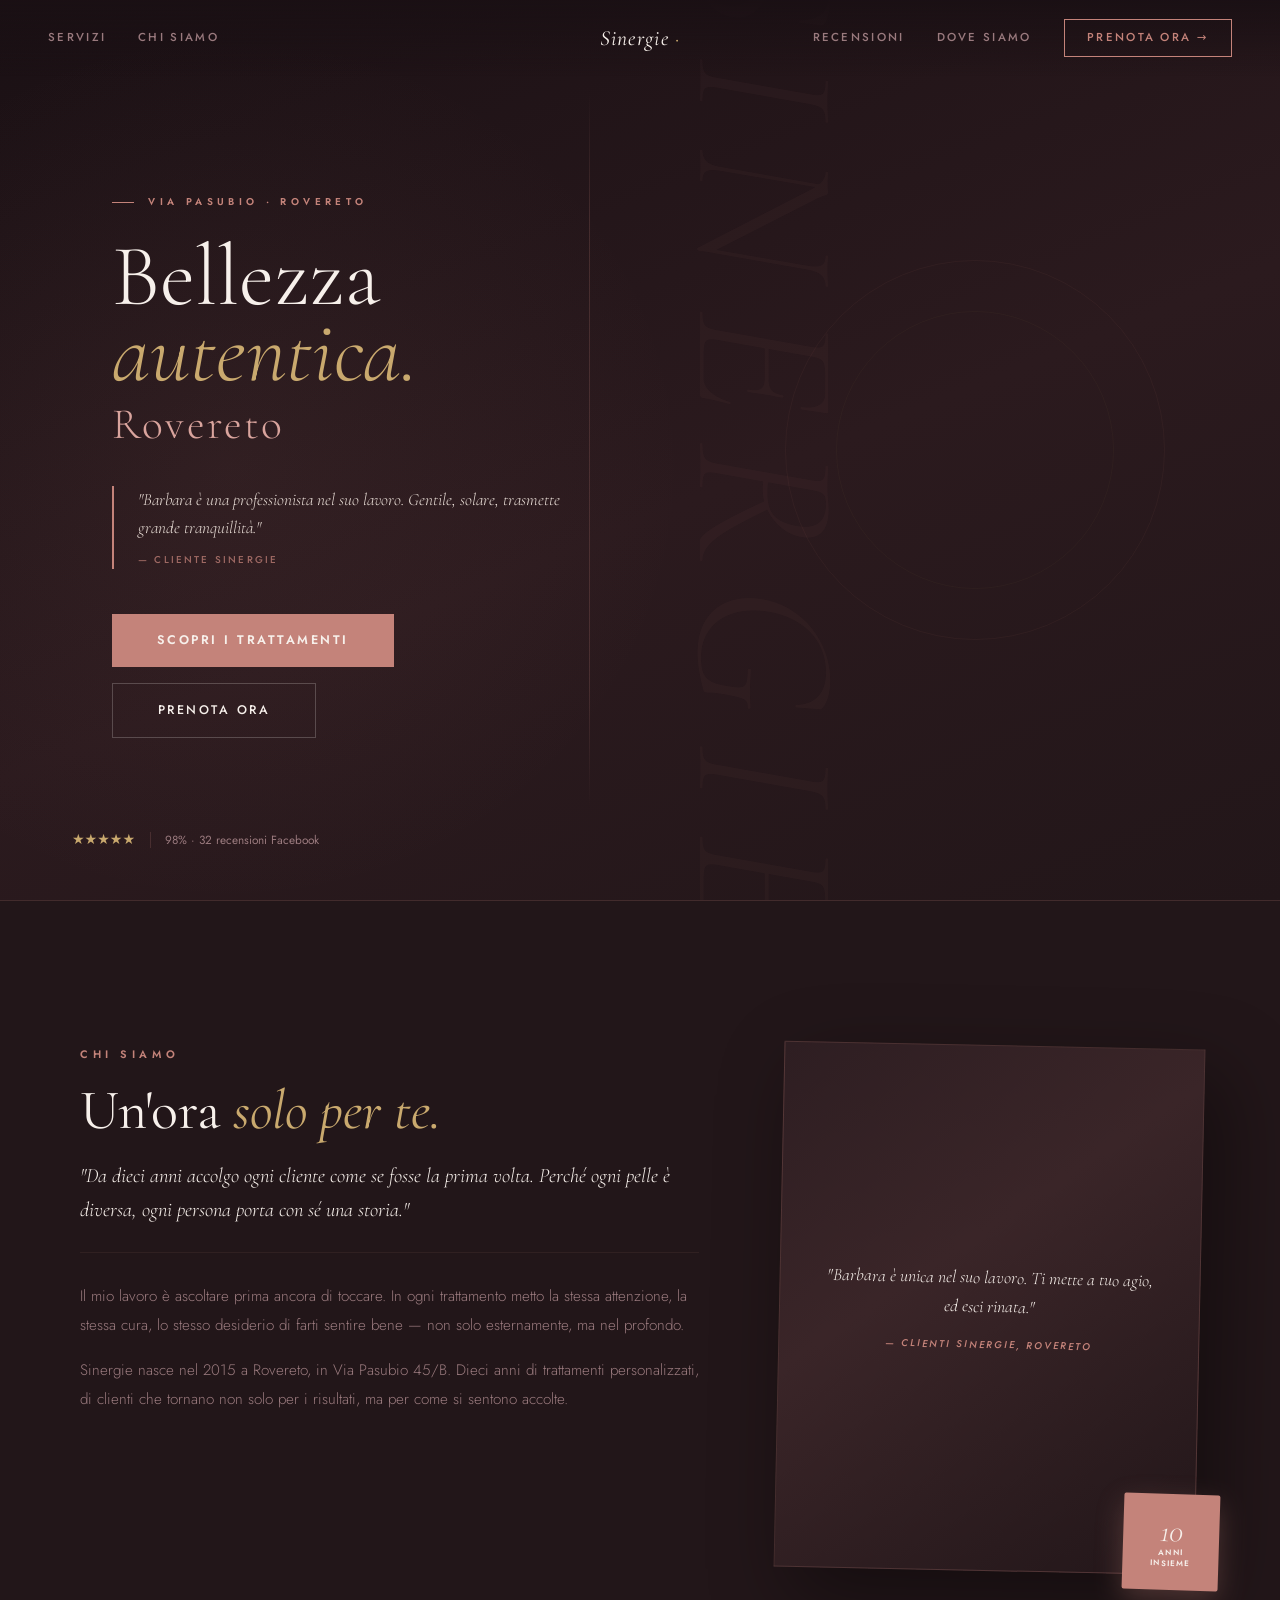
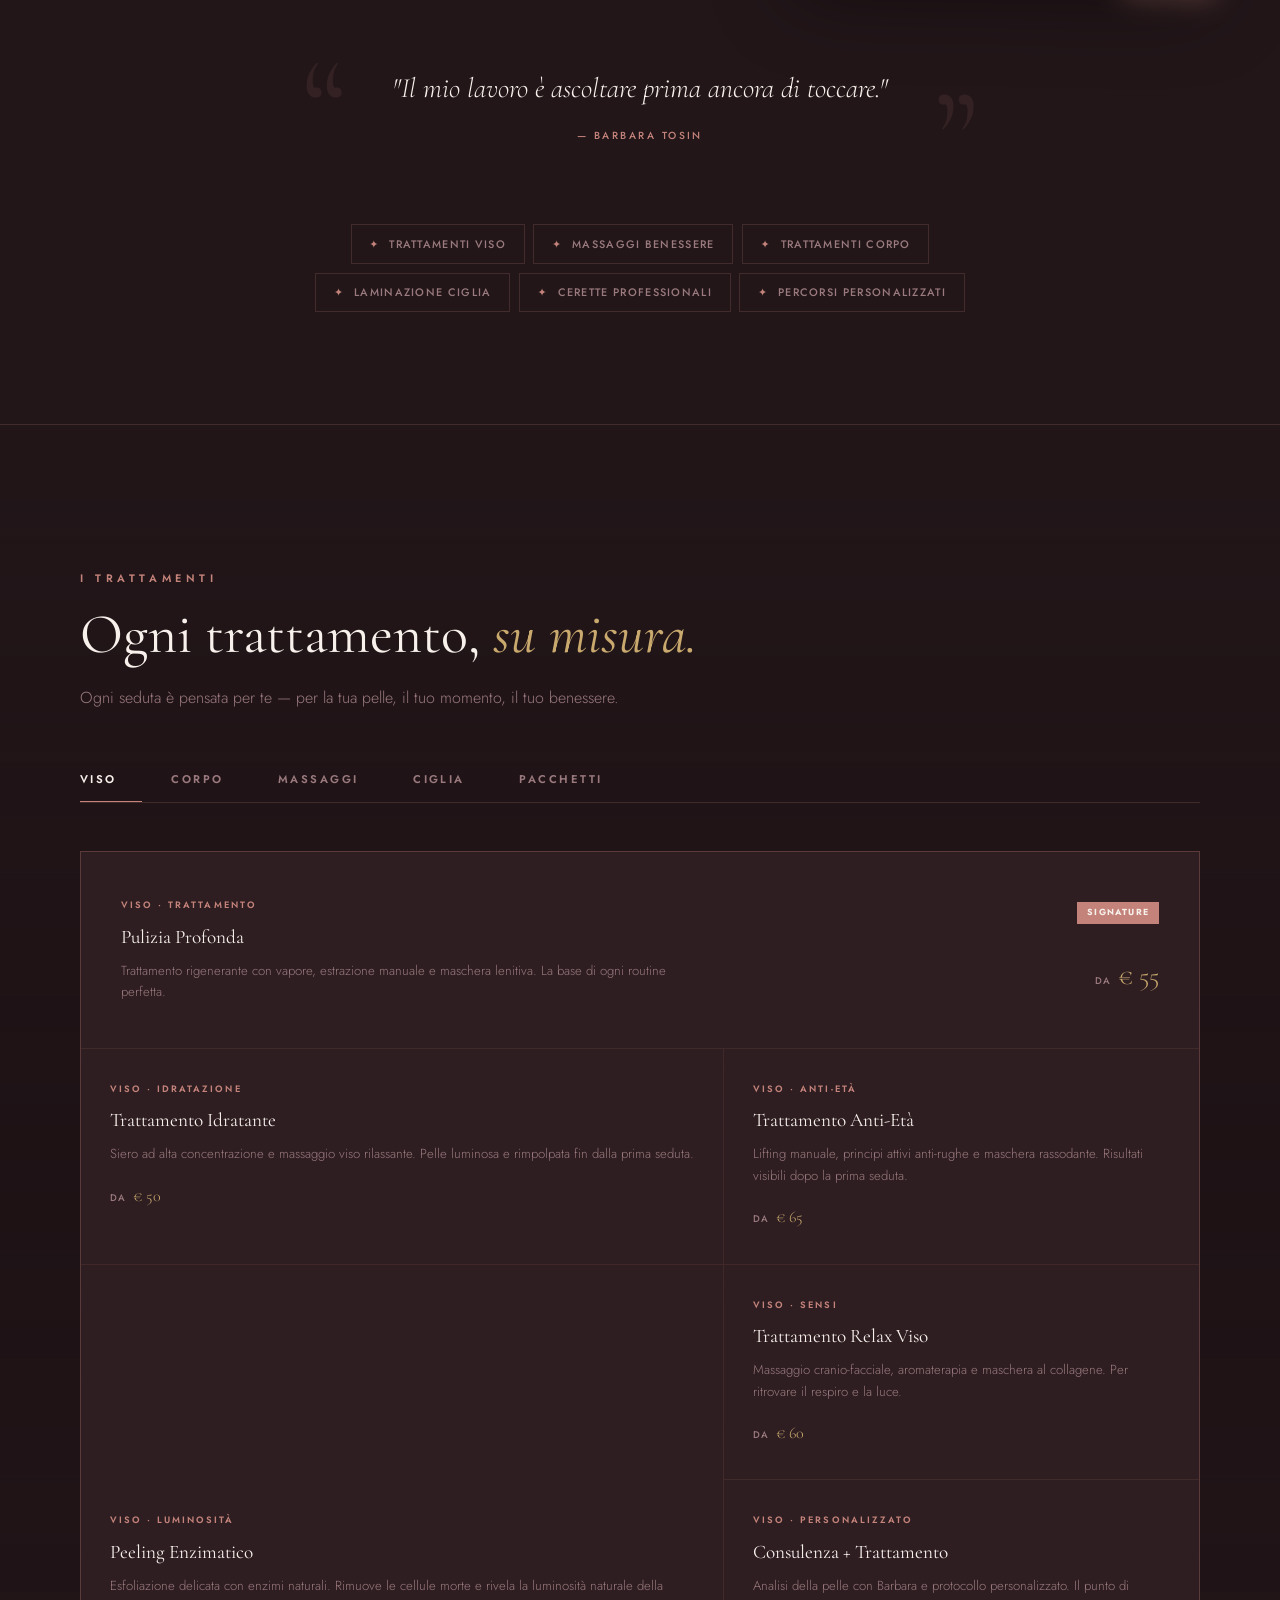
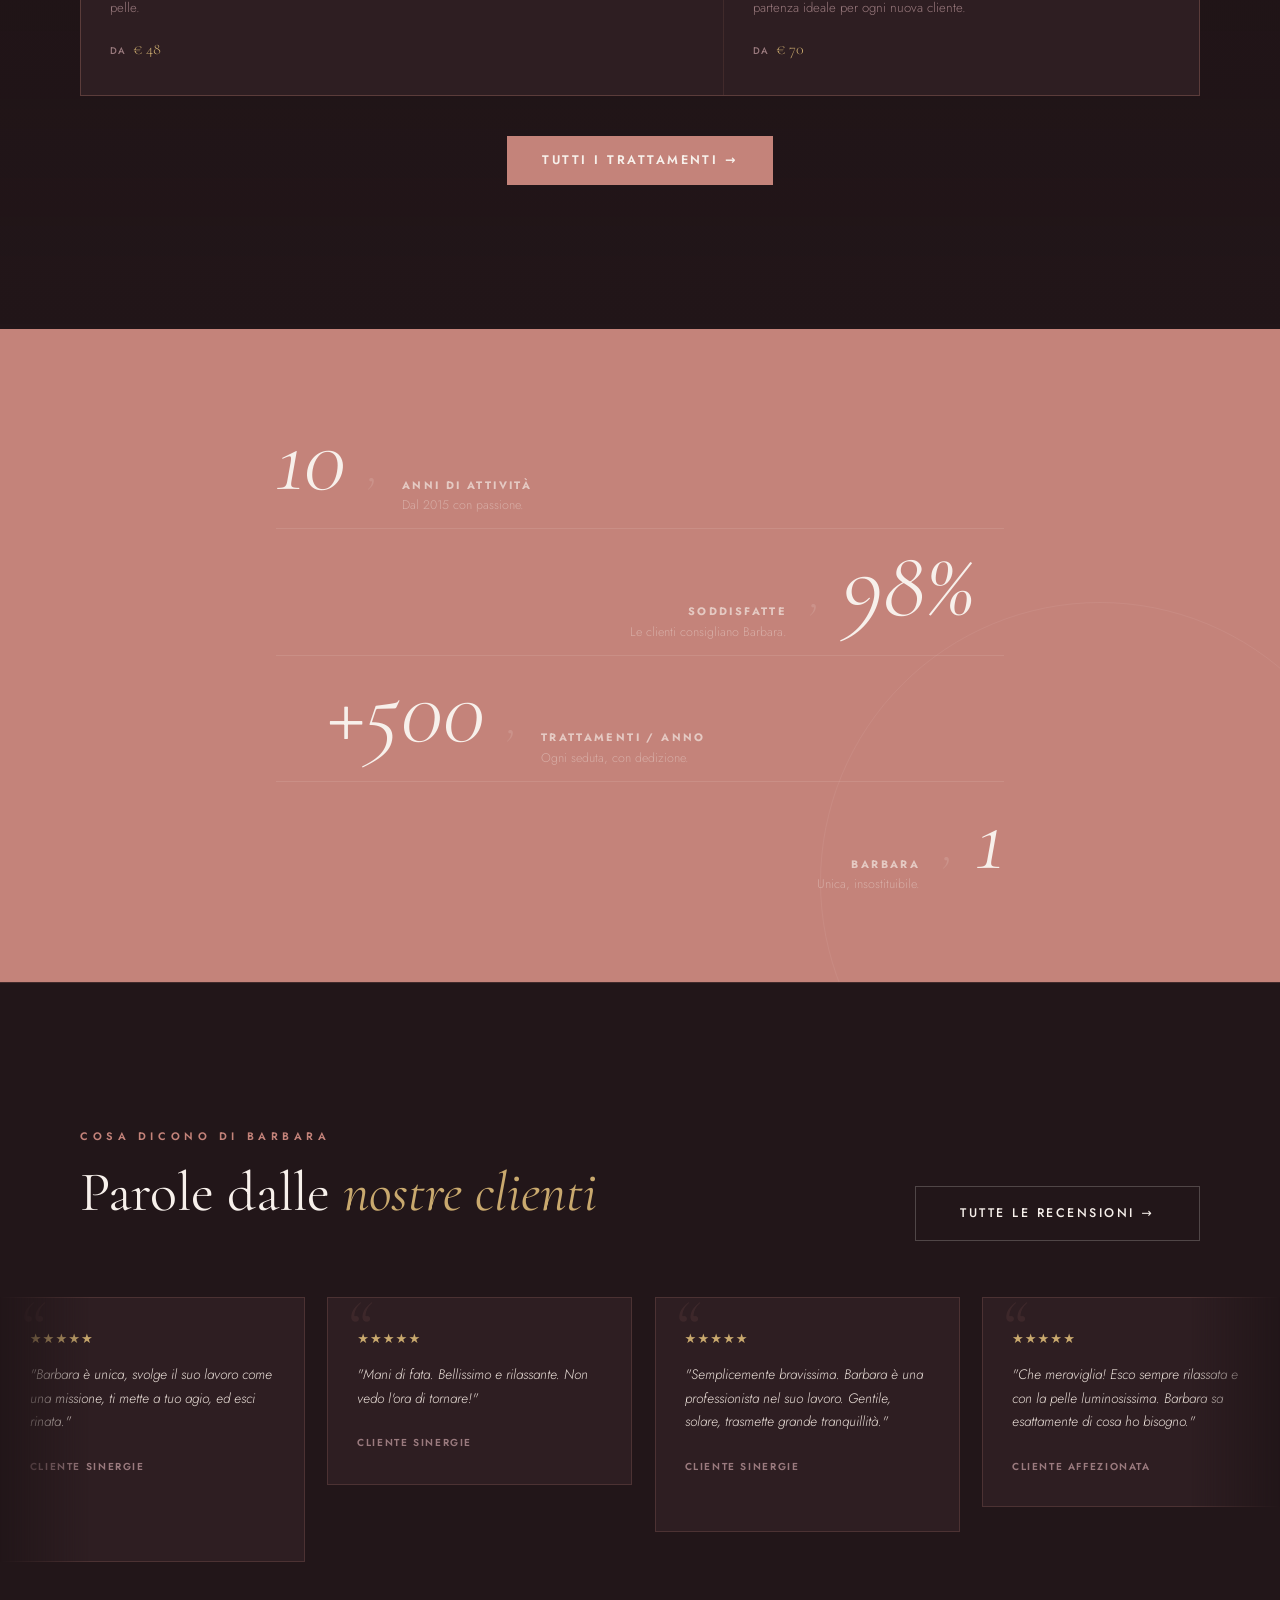
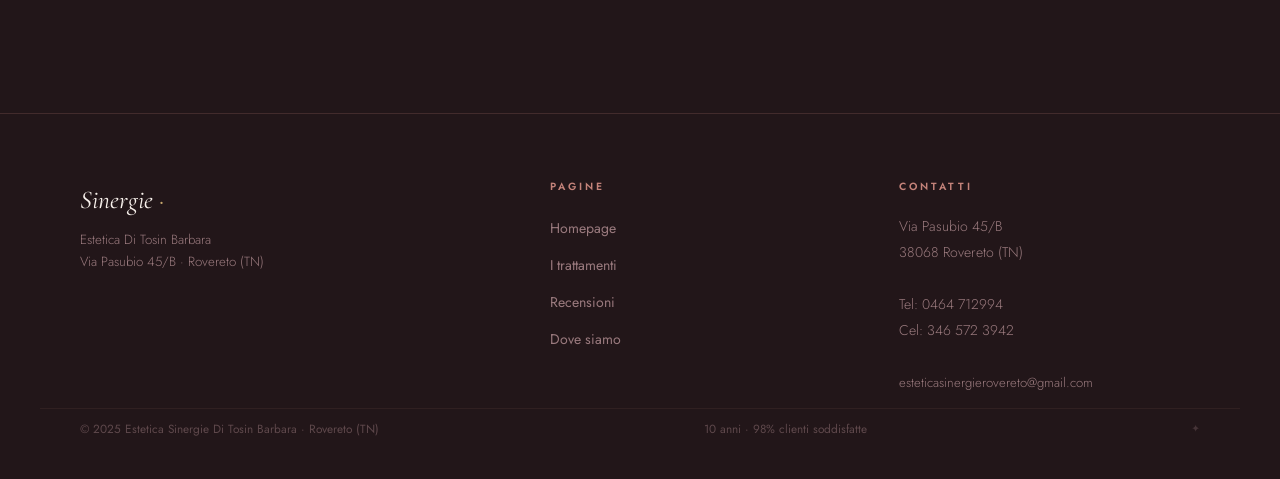
<file: index.html>
<!DOCTYPE html>
<html lang="it">
<head>
<meta charset="UTF-8">
<meta name="viewport" content="width=device-width, initial-scale=1.0">
<!-- TESTO: modifica qui il titolo del tab del browser -->
<title>Sinergie — Estetica Di Tosin Barbara · Rovereto</title>
<link rel="preconnect" href="https://fonts.googleapis.com">
<link href="https://fonts.googleapis.com/css2?family=Cormorant+Garamond:ital,wght@0,300;0,400;0,500;0,600;1,300;1,400;1,500;1,600&family=Jost:wght@300;400;500;600;700&display=swap" rel="stylesheet">
<link rel="stylesheet" href="sinergie-base.css">
<link rel="stylesheet" href="sinergie-responsive.css">
<style>

/* ════════════════════════════════════════
   HERO — full-width asimmetrico
   Testo su 44% a sinistra.
   "SINERGIE" ruotato verticalmente come sfondo.
   Pull-quote integrata sotto il titolo (linea sx).
════════════════════════════════════════ */
.hero {
  position:relative;
  min-height:100vh; z-index:1;
  background:linear-gradient(158deg,#1a1014 0%,#2b1a1e 55%,#221619 100%);
  display:flex; align-items:center;
  overflow:hidden;
}
/* Alone caldo a sinistra */
.hero::before {
  content:''; position:absolute; inset:0;
  background:radial-gradient(ellipse 55% 75% at 18% 52%,
    rgba(196,131,122,.07) 0%,transparent 65%);
  pointer-events:none;
}
/* Linea verticale sottile — separa testo da sfondo deco */
.hero::after {
  content:''; position:absolute;
  left:46%; top:10%; bottom:10%; width:1px;
  background:linear-gradient(to bottom,
    transparent, var(--border) 18%, var(--border) 82%, transparent);
  pointer-events:none;
}

.hero-inner {
  max-width:1200px; margin:0 auto;
  padding:9rem 4rem 7rem 4.5rem;
  width:100%; position:relative; z-index:2;
}
.hero-text { max-width:43%; }

/* TESTO: modifica qui l'eyebrow */
.hero-eyebrow {
  font-size:.62rem; font-weight:600; letter-spacing:.44em; text-transform:uppercase;
  color:var(--rose); margin-bottom:1.8rem;
  display:flex; align-items:center; gap:.9rem;
  opacity:0; animation:fadeUp .8s .1s forwards;
}
.hero-eyebrow::before { content:''; width:22px; height:1px; background:var(--rose); flex-shrink:0; }

/* TESTO: modifica qui il titolo principale */
.hero-title {
  font-family:'Cormorant Garamond',serif;
  font-size:clamp(3.8rem,6.8vw,7.2rem);
  line-height:.87; font-weight:300; color:var(--cream);
  opacity:0; animation:fadeUp .9s .25s forwards;
}
.hero-title em  { font-style:italic; color:var(--gold); display:block; }
.hero-title span {
  display:block; font-size:.5em; color:var(--rose-lt);
  letter-spacing:.05em; margin-top:.35em;
}

/* Pull-quote integrata con bordo sinistro */
/* TESTO: modifica qui la citazione hero */
.hero-pull-quote {
  margin-top:2.6rem; padding-left:1.5rem;
  border-left:2px solid var(--rose);
  opacity:0; animation:fadeUp .85s .5s forwards;
}
.hero-pull-quote blockquote {
  font-family:'Cormorant Garamond',serif;
  font-size:1.08rem; font-style:italic;
  color:var(--warm); line-height:1.65;
}
/* TESTO: modifica qui il nome autore */
.hero-pull-quote cite {
  display:block; margin-top:.6rem;
  font-family:'Jost',sans-serif; font-size:.62rem; font-weight:500;
  letter-spacing:.22em; text-transform:uppercase;
  color:var(--rose); opacity:.75; font-style:normal;
}

.hero-actions {
  display:flex; gap:1rem; margin-top:2.8rem; flex-wrap:wrap;
  opacity:0; animation:fadeUp .8s .7s forwards;
}

.hero-badge {
  position:absolute; bottom:3rem; left:4.5rem;
  display:flex; align-items:center; gap:.9rem;
  opacity:0; animation:fadeUp .8s 1.1s forwards;
}
.hero-badge-stars { color:var(--gold); font-size:.88rem; }
.hero-badge-sep   { width:1px; height:16px; background:var(--border); }
/* TESTO: modifica qui il badge recensioni */
.hero-badge-text  { font-size:.74rem; color:var(--muted); font-weight:400; }

/* "SINERGIE" verticale — sfondo decorativo a piena altezza */
.hero-vert-deco {
  position:absolute; right:0; top:50%;
  transform:translateY(-50%) rotate(90deg);
  transform-origin:center center;
  font-family:'Cormorant Garamond',serif; font-style:italic;
  font-size:clamp(8rem,16vw,19rem); line-height:1;
  color:var(--rose); opacity:.04;
  letter-spacing:.14em;
  pointer-events:none; user-select:none;
  white-space:nowrap; z-index:1;
}
/* Cerchio decorativo a destra */
.hero-ring {
  position:absolute; right:9%; top:50%; transform:translateY(-50%);
  width:380px; height:380px; border-radius:50%;
  border:1px solid rgba(196,131,122,.06);
  pointer-events:none; z-index:1;
}
.hero-ring::before {
  content:''; position:absolute; inset:50px; border-radius:50%;
  border:1px solid rgba(201,169,110,.04);
}


/* ════════════════════════════════════════
   CHI SIAMO — layout a Z
   Riga 1: testo sx (60%) + frame dx (40%)
   Riga 2: pull-quote centrata con virgolette grandi
   Riga 3: feature tags centrate
════════════════════════════════════════ */
.about { padding:9rem 0 7rem; border-top:1px solid var(--border); }

.about-z-top {
  display:grid; grid-template-columns:1fr .68fr;
  gap:5rem; align-items:start; margin-bottom:6rem;
}
.about-content {}

/* TESTO: modifica qui la citazione introduttiva */
.about-intro {
  font-family:'Cormorant Garamond',serif;
  font-size:1.28rem; font-style:italic;
  color:var(--cream); line-height:1.65;
  margin-bottom:1.8rem;
  padding-bottom:1.6rem; border-bottom:1px solid var(--border-s);
}
.about-body { font-size:.95rem; color:var(--muted); line-height:1.9; margin-bottom:1rem; font-weight:300; }

.about-visual { position:relative; }
/* FOTO: foto di Barbara — dimensioni consigliate 600x800px */
.about-frame {
  width:100%; aspect-ratio:4/5;
  background:linear-gradient(145deg,var(--panel) 0%,var(--panel-lt) 40%,var(--deep) 100%);
  border:1px solid var(--border);
  display:flex; align-items:center; justify-content:center;
  position:relative; overflow:hidden;
  transform:rotate(1.2deg);
  box-shadow:18px 28px 80px rgba(0,0,0,.4);
}
.about-frame-text { text-align:center; padding:2.5rem; position:relative; z-index:1; }
/* TESTO: modifica qui la citazione nel frame */
.about-frame-text blockquote {
  font-family:'Cormorant Garamond',serif; font-size:1.1rem; font-style:italic;
  color:var(--cream); line-height:1.65;
}
.about-frame-text cite {
  display:block; margin-top:1rem;
  font-family:'Jost',sans-serif; font-size:.62rem; font-weight:500;
  letter-spacing:.2em; text-transform:uppercase; color:var(--rose);
}
/* Badge in basso a destra (opposto all'originale) */
.about-badge-float {
  position:absolute; bottom:-1.2rem; right:-1.2rem;
  width:96px; height:96px; background:var(--rose);
  display:flex; flex-direction:column; align-items:center; justify-content:center;
  color:var(--cream); border-radius:2px;
  box-shadow:0 10px 28px rgba(196,131,122,.3);
  transform:rotate(1.8deg);
}
/* TESTO: modifica qui gli anni */
.about-badge-float .big-num { font-family:'Cormorant Garamond',serif; font-size:2rem; line-height:1; font-style:italic; }
.about-badge-float .small-txt { font-size:.5rem; font-weight:600; letter-spacing:.14em; text-transform:uppercase; text-align:center; line-height:1.4; }

/* Blocco citazione centrata con virgolette enormi */
.about-centered-quote {
  max-width:680px; margin:0 auto 5rem;
  text-align:center; position:relative; padding:0 2.5rem;
}
.about-centered-quote::before,
.about-centered-quote::after {
  font-family:'Cormorant Garamond',serif;
  font-size:9rem; line-height:.5;
  color:var(--rose); opacity:.11;
  position:absolute;
}
.about-centered-quote::before { content:'\201C'; top:.3rem; left:0; }
.about-centered-quote::after  { content:'\201D'; bottom:-2rem; right:0; }
/* TESTO: modifica qui la citazione grande centrata */
.about-centered-quote blockquote {
  font-family:'Cormorant Garamond',serif;
  font-size:clamp(1.35rem,2.4vw,1.75rem);
  font-style:italic; font-weight:300;
  color:var(--cream); line-height:1.5; position:relative; z-index:1;
}
/* TESTO: modifica qui l'attribuzione */
.about-centered-quote cite {
  display:block; margin-top:1.1rem;
  font-family:'Jost',sans-serif; font-size:.64rem; font-weight:500;
  letter-spacing:.24em; text-transform:uppercase; color:var(--rose);
  font-style:normal;
}

/* Feature tags centrate in fondo */
.about-features-center {
  display:flex; flex-wrap:wrap; gap:.55rem; justify-content:center;
  max-width:660px; margin:0 auto;
}
.feature-tag {
  display:flex; align-items:center; gap:.6rem; padding:.6rem 1.1rem;
  border:1px solid var(--border);
  font-size:.68rem; font-weight:500; letter-spacing:.12em; text-transform:uppercase;
  color:var(--muted); transition:border-color .25s, color .25s;
}
.feature-tag:hover { border-color:var(--rose); color:var(--rose-lt); }
.feature-tag .icon { color:var(--rose); font-style:normal; }


/* ════════════════════════════════════════
   SERVIZI — tab orizzontali editoriali,
   prima card featured full-width,
   resto in griglia 2-col asimmetrica
════════════════════════════════════════ */
.services-preview {
  padding:9rem 0; border-top:1px solid var(--border);
  background:linear-gradient(to bottom,transparent,rgba(22,10,14,.3),transparent);
}
.services-preview-head { margin-bottom:2.8rem; }

/* Tab bar orizzontale — stile editoriale con underline attivo */
.services-tab-bar {
  display:flex; border-bottom:1px solid var(--border);
  margin-bottom:3rem;
  overflow-x:auto; -webkit-overflow-scrolling:touch;
  scrollbar-width:none;
}
.services-tab-bar::-webkit-scrollbar { display:none; }
.services-tab-btn {
  font-family:'Jost',sans-serif; font-size:.7rem; font-weight:600;
  letter-spacing:.22em; text-transform:uppercase;
  background:transparent; color:var(--muted); border:none;
  padding:.85rem 1.6rem .85rem 0;
  margin-right:1.8rem;
  cursor:pointer;
  border-bottom:2px solid transparent;
  margin-bottom:-1px;
  transition:color .25s, border-color .25s;
  white-space:nowrap; flex-shrink:0;
}
.services-tab-btn:hover { color:var(--rose-lt); }
.services-tab-btn.active { color:var(--cream); border-bottom-color:var(--rose); }

/* Griglia asimmetrica: prima card full-width, poi 2-col */
.services-preview-grid {
  display:grid;
  grid-template-columns:1.15fr .85fr;
  gap:1px; background:var(--border); border:1px solid var(--border);
  transition:opacity .3s ease;
}
.services-preview-grid.fading { opacity:0; }

/* Prima card — featured, occupa tutta la riga */
.service-card:first-child {
  grid-column:1 / -1;
  display:grid; grid-template-columns:1fr .8fr;
  gap:2rem; align-items:center;
  padding:2.8rem 2.5rem;
}
.service-card:first-child .sc-right {
  display:flex; flex-direction:column; align-items:flex-end; gap:.8rem;
}
.service-card:first-child .service-card-price { font-size:1.6rem; }
/* Quarta card — si estende su 2 righe */
.service-card:nth-child(4) { grid-row:span 2; display:flex; flex-direction:column; justify-content:flex-end; }

/* Card base */
.service-card {
  background:var(--panel); padding:2rem 1.8rem;
  transition:background .25s, transform .25s, box-shadow .25s;
  position:relative; overflow:hidden; cursor:default;
}
.service-card::before {
  content:''; position:absolute; inset:0;
  border:2px solid transparent;
  transition:border-color .3s;
  pointer-events:none; z-index:1;
}
.service-card:hover { background:var(--panel-lt); transform:translateY(-3px); box-shadow:0 12px 40px rgba(196,131,122,.12); }
.service-card:hover::before { border-color:rgba(196,131,122,.35); }

.service-card-cat { font-family:'Jost',sans-serif; font-size:.58rem; font-weight:600; letter-spacing:.22em; text-transform:uppercase; color:var(--rose); margin-bottom:.5rem; display:block; }
/* TESTO: modifica qui il nome del trattamento */
.service-card-name { font-family:'Cormorant Garamond',serif; font-size:1.2rem; color:var(--cream); margin-bottom:.4rem; font-weight:400; }
/* TESTO: modifica qui la descrizione del trattamento */
.service-card-desc { font-size:.82rem; color:var(--muted); line-height:1.65; font-weight:300; }
/* TESTO: modifica qui il prezzo */
.service-card-price { margin-top:1.1rem; font-family:'Cormorant Garamond',serif; font-size:1rem; color:var(--gold); display:flex; align-items:baseline; gap:.4rem; }
.service-card-price .from { font-family:'Jost',sans-serif; font-size:.6rem; font-weight:500; letter-spacing:.12em; text-transform:uppercase; color:var(--muted); }
.service-special-tag { font-family:'Jost',sans-serif; font-size:.55rem; font-weight:700; letter-spacing:.16em; text-transform:uppercase; background:var(--rose); color:var(--cream); padding:.22rem .6rem; }
/* nelle card normali il tag è absolute */
.service-card:not(:first-child) .service-special-tag { position:absolute; top:.75rem; right:.75rem; z-index:2; }
/* nella featured è inline */
.service-card:first-child .service-special-tag { position:static; }


/* ════════════════════════════════════════
   STATS — composizione tipografica poetica
   I 4 numeri fluiscono come versi su sfondo rose,
   alternando indentatura sinistra/destra
════════════════════════════════════════ */
.stats-band {
  background:var(--rose); padding:5.5rem 0;
  position:relative; z-index:1; overflow:hidden;
}
/* Cerchio decorativo in background */
.stats-band::before {
  content:''; position:absolute;
  width:560px; height:560px; border-radius:50%;
  border:1px solid rgba(247,240,235,.07);
  right:-100px; bottom:-180px; pointer-events:none;
}

.stats-poem { max-width:840px; margin:0 auto; padding:0 3.5rem; }

.stats-verse {
  display:flex; align-items:baseline; gap:1.4rem;
  border-bottom:1px solid rgba(247,240,235,.1);
  padding:.85rem 0;
}
.stats-verse:first-child { padding-top:0; }
.stats-verse:last-child  { border-bottom:none; padding-bottom:0; }
/* Alternanza posizioni */
.stats-verse:nth-child(1) { justify-content:flex-start; }
.stats-verse:nth-child(2) { justify-content:flex-end; padding-right:4%; }
.stats-verse:nth-child(3) { justify-content:flex-start; padding-left:7%; }
.stats-verse:nth-child(4) { justify-content:flex-end; }

/* TESTO: modifica qui i numeri */
.stat-num-v {
  font-family:'Cormorant Garamond',serif; font-style:italic;
  font-size:clamp(3.6rem,7.5vw,6.8rem);
  color:var(--cream); line-height:.88; flex-shrink:0;
}
.stats-verse-sep {
  font-family:'Cormorant Garamond',serif; font-style:italic;
  font-size:3rem; color:var(--cream); opacity:.14;
  line-height:1; align-self:center;
}
.stat-text-v { display:flex; flex-direction:column; gap:.2rem; }
/* TESTO: modifica qui le etichette */
.stat-label-v { font-family:'Jost',sans-serif; font-size:.68rem; font-weight:700; letter-spacing:.22em; text-transform:uppercase; color:var(--cream); opacity:.65; }
/* TESTO: modifica qui le descrizioni */
.stat-desc-v  { font-size:.78rem; color:var(--cream); opacity:.38; line-height:1.4; font-weight:300; }


/* ════════════════════════════════════════
   CAROUSEL — card con altezze alternate
   align-items:flex-start sul track +
   min-height variabile per effetto "onda"
════════════════════════════════════════ */
.reviews-section { padding:9rem 0; border-top:1px solid var(--border); }
.reviews-head {
  margin-bottom:3.5rem; display:flex;
  justify-content:space-between; align-items:flex-end;
  flex-wrap:wrap; gap:1rem;
}
.rev-wrap {
  overflow:hidden; position:relative;
  mask-image:linear-gradient(to right, transparent 0%, black 7%, black 93%, transparent 100%);
  -webkit-mask-image:linear-gradient(to right, transparent 0%, black 7%, black 93%, transparent 100%);
}
.rev-track {
  display:flex; gap:1.4rem; width:max-content;
  animation:rev-scroll 55s linear infinite;
  align-items:flex-start; /* card allineate in alto → altezze diverse creano onde */
}
.rev-track:hover { animation-play-state:paused; }
@keyframes rev-scroll {
  from { transform:translateX(0); }
  to   { transform:translateX(-50%); }
}

/* TESTO: modifica qui ogni recensione */
.rev-card {
  flex-shrink:0; width:305px;
  background:var(--panel); border:1px solid var(--border);
  padding:1.9rem 1.8rem 1.7rem;
  position:relative; overflow:hidden;
  transition:border-color .25s, transform .25s;
}
.rev-card:hover { border-color:rgba(196,131,122,.4); transform:translateY(-3px); }
.rev-card::before {
  content:'\201C'; font-family:'Cormorant Garamond',serif;
  font-size:5rem; line-height:.55; font-style:italic;
  color:var(--rose); opacity:.1;
  position:absolute; top:.5rem; left:1rem; pointer-events:none;
}
/* 7 varianti di altezza che si ripetono sul loop */
.rev-card:nth-child(7n+1) { min-height:265px; }
.rev-card:nth-child(7n+2) { min-height:188px; }
.rev-card:nth-child(7n+3) { min-height:235px; }
.rev-card:nth-child(7n+4) { min-height:200px; }
.rev-card:nth-child(7n+5) { min-height:272px; }
.rev-card:nth-child(7n+6) { min-height:182px; }
.rev-card:nth-child(7n+7) { min-height:218px; }

.rev-stars  { color:var(--gold); font-size:.82rem; letter-spacing:.08em; margin-bottom:.8rem; }
.rev-text   { font-size:.86rem; font-style:italic; color:var(--warm); line-height:1.7; margin-bottom:1rem; font-weight:300; }
/* TESTO: modifica qui il nome dell'autore */
.rev-author { font-family:'Jost',sans-serif; font-size:.63rem; font-weight:600; letter-spacing:.16em; text-transform:uppercase; color:var(--muted); }


/* ════ RESPONSIVE ════ */
@media (max-width:900px) {
  /* Hero */
  .hero::after { display:none; }
  .hero-vert-deco { font-size:clamp(5rem,18vw,10rem); opacity:.03; }
  .hero-inner { padding:8rem 1.5rem 5rem; }
  .hero-text { max-width:100%; }
  .hero-badge { left:1.5rem; }

  /* About */
  .about-z-top { grid-template-columns:1fr; gap:3rem; }
  .about-visual { max-width:400px; }

  /* Servizi */
  .services-preview-grid { grid-template-columns:1fr; }
  .service-card:first-child { grid-template-columns:1fr; gap:1.2rem; }
  .service-card:first-child .sc-right { align-items:flex-start; }
  .service-card:nth-child(4) { grid-row:span 1; }

  /* Stats */
  .stats-poem { padding:0 1.5rem; }
  .stats-verse { flex-direction:column; gap:.35rem; }
  .stats-verse:nth-child(2),
  .stats-verse:nth-child(4) { padding-right:0; }
  .stats-verse:nth-child(3) { padding-left:0; }
  .stats-verse-sep { display:none; }
}
@media (max-width:600px) {
  .hero-inner  { padding:7.5rem 1.4rem 4.5rem; }
  .hero-title  { font-size:clamp(3rem,13vw,4.5rem) !important; }
  .hero-actions .btn-primary,
  .hero-actions .btn-outline { width:100%; text-align:center; }
  .about { padding:5rem 0; }
  .about-centered-quote::before,
  .about-centered-quote::after { font-size:6rem; }
  .stat-num-v { font-size:clamp(2.8rem,10vw,4.5rem); }
  .services-tab-btn { font-size:.65rem; padding:.8rem 1rem .8rem 0; margin-right:1.2rem; }
}

</style>
</head>
<body>

<!-- ── NAVIGAZIONE ── -->
<nav id="nav">
  <div class="nav-links">
    <!-- TESTO: modifica qui i link nav sinistri -->
    <a href="sinergie-servizi.html">Servizi</a>
    <a href="#about">Chi siamo</a>
  </div>
  <!-- TESTO: modifica qui il nome nel logo nav -->
  <a href="index.html" class="nav-logo">Sinergie <em>·</em></a>
  <div class="nav-links nav-links-right">
    <a href="sinergie-recensioni.html">Recensioni</a>
    <a href="sinergie-dove-siamo.html">Dove siamo</a>
    <a href="sinergie-dove-siamo.html" class="nav-cta">Prenota ora →</a>
  </div>
  <button class="nav-hamburger" id="navHamburger" aria-label="Apri menu" aria-expanded="false">
    <span></span><span></span><span></span>
  </button>
  <div class="nav-mobile-menu" id="mobileMenu">
    <a href="sinergie-servizi.html">Servizi</a>
    <a href="#about">Chi siamo</a>
    <a href="sinergie-recensioni.html">Recensioni</a>
    <a href="sinergie-dove-siamo.html">Dove siamo</a>
    <a href="sinergie-dove-siamo.html" class="nav-mobile-cta">Prenota ora →</a>
  </div>
</nav>


<!-- ═══════════════════════════════
     HERO
═══════════════════════════════ -->
<section class="hero">
  <div class="hero-ring" aria-hidden="true"></div>
  <!-- "SINERGIE" ruotato verticalmente a piena altezza -->
  <div class="hero-vert-deco" aria-hidden="true">SINERGIE</div>

  <div class="hero-inner">
    <div class="hero-text">
      <!-- TESTO: modifica qui l'eyebrow -->
      <p class="hero-eyebrow">Via Pasubio · Rovereto</p>
      <!-- TESTO: modifica qui il titolo principale -->
      <h1 class="hero-title">Bellezza<em>autentica.</em><span>Rovereto</span></h1>

      <!-- Pull-quote integrata (non in colonna separata) -->
      <!-- TESTO: modifica qui la citazione hero -->
      <div class="hero-pull-quote">
        <blockquote>"Barbara è una professionista nel suo lavoro. Gentile, solare, trasmette grande tranquillità."</blockquote>
        <!-- TESTO: modifica qui il nome autore -->
        <cite>— Cliente Sinergie</cite>
      </div>

      <div class="hero-actions">
        <a href="sinergie-servizi.html" class="btn-primary">Scopri i trattamenti</a>
        <a href="sinergie-dove-siamo.html" class="btn-outline">Prenota ora</a>
      </div>
    </div>
  </div>

  <div class="hero-badge">
    <span class="hero-badge-stars">★★★★★</span>
    <div class="hero-badge-sep"></div>
    <!-- TESTO: modifica qui il badge recensioni -->
    <span class="hero-badge-text">98% · 32 recensioni Facebook</span>
  </div>
</section>


<!-- ═══════════════════════════════
     CHI SIAMO — layout Z
═══════════════════════════════ -->
<section class="about" id="about">
  <div class="container">

    <!-- Z riga 1: testo 60% + frame 40% -->
    <div class="about-z-top">
      <div class="about-content reveal">
        <span class="section-eyebrow">Chi siamo</span>
        <!-- TESTO: modifica qui il titolo chi siamo -->
        <h2 class="section-title">Un'ora <em>solo per te.</em></h2>
        <!-- TESTO: modifica qui la citazione intro -->
        <p class="about-intro">"Da dieci anni accolgo ogni cliente come se fosse la prima volta. Perché ogni pelle è diversa, ogni persona porta con sé una storia."</p>
        <!-- TESTO: modifica qui il testo descrittivo -->
        <p class="about-body">Il mio lavoro è ascoltare prima ancora di toccare. In ogni trattamento metto la stessa attenzione, la stessa cura, lo stesso desiderio di farti sentire bene — non solo esternamente, ma nel profondo.</p>
        <p class="about-body">Sinergie nasce nel 2015 a Rovereto, in Via Pasubio 45/B. Dieci anni di trattamenti personalizzati, di clienti che tornano non solo per i risultati, ma per come si sentono accolte.</p>
      </div>

      <div class="about-visual reveal">
        <!-- FOTO: foto di Barbara — dimensioni consigliate 600x800px -->
        <div class="about-frame">
          <div class="about-frame-text">
            <!-- TESTO: modifica qui la citazione nel frame -->
            <blockquote>"Barbara è unica nel suo lavoro. Ti mette a tuo agio, ed esci rinata."</blockquote>
            <cite>— Clienti Sinergie, Rovereto</cite>
          </div>
        </div>
        <!-- Badge 10 anni — in basso a destra (opposto all'originale) -->
        <div class="about-badge-float">
          <!-- TESTO: modifica qui gli anni -->
          <span class="big-num">10</span>
          <span class="small-txt">anni<br>insieme</span>
        </div>
      </div>
    </div>

    <!-- Z riga 2: pull-quote centrata con virgolette grandi -->
    <div class="about-centered-quote reveal">
      <!-- TESTO: modifica qui la citazione centrata -->
      <blockquote>"Il mio lavoro è ascoltare prima ancora di toccare."</blockquote>
      <cite>— Barbara Tosin</cite>
    </div>

    <!-- Z riga 3: feature tags centrate -->
    <div class="about-features-center reveal">
      <div class="feature-tag"><span class="icon">✦</span>Trattamenti viso</div>
      <div class="feature-tag"><span class="icon">✦</span>Massaggi benessere</div>
      <div class="feature-tag"><span class="icon">✦</span>Trattamenti corpo</div>
      <div class="feature-tag"><span class="icon">✦</span>Laminazione ciglia</div>
      <div class="feature-tag"><span class="icon">✦</span>Cerette professionali</div>
      <div class="feature-tag"><span class="icon">✦</span>Percorsi personalizzati</div>
    </div>

  </div>
</section>


<!-- ═══════════════════════════════
     SERVIZI — tab orizzontali + griglia asimmetrica
═══════════════════════════════ -->
<section class="services-preview" id="servizi">
  <div class="container">

    <div class="services-preview-head reveal">
      <span class="section-eyebrow">I trattamenti</span>
      <!-- TESTO: modifica qui il titolo sezione servizi -->
      <h2 class="section-title">Ogni trattamento, <em>su misura.</em></h2>
      <p class="section-body">Ogni seduta è pensata per te — per la tua pelle, il tuo momento, il tuo benessere.</p>
    </div>

    <!-- Tab bar orizzontale editoriale -->
    <div class="services-tab-bar reveal">
      <button class="services-tab-btn active" data-cat="viso">Viso</button>
      <button class="services-tab-btn" data-cat="corpo">Corpo</button>
      <button class="services-tab-btn" data-cat="massaggi">Massaggi</button>
      <button class="services-tab-btn" data-cat="ciglia">Ciglia</button>
      <button class="services-tab-btn" data-cat="pacchetti">Pacchetti</button>
    </div>

    <!-- Griglia asimmetrica: prima card full-width, poi 2-col -->
    <div class="services-preview-grid" id="servicesPreviewGrid">

      <!-- ══ VISO ══ -->
      <!-- Prima card: featured full-width -->
      <!-- TESTO: modifica qui nome, descrizione e prezzo -->
      <div class="service-card" data-cat="viso">
        <div>
          <span class="service-card-cat">Viso · Trattamento</span>
          <!-- TESTO: modifica qui il nome del trattamento signature -->
          <div class="service-card-name">Pulizia Profonda</div>
          <div class="service-card-desc">Trattamento rigenerante con vapore, estrazione manuale e maschera lenitiva. La base di ogni routine perfetta.</div>
        </div>
        <div class="sc-right">
          <span class="service-special-tag">Signature</span>
          <!-- TESTO: modifica qui il prezzo -->
          <div class="service-card-price"><span class="from">da</span>€ 55</div>
        </div>
      </div>
      <div class="service-card" data-cat="viso">
        <span class="service-card-cat">Viso · Idratazione</span>
        <div class="service-card-name">Trattamento Idratante</div>
        <div class="service-card-desc">Siero ad alta concentrazione e massaggio viso rilassante. Pelle luminosa e rimpolpata fin dalla prima seduta.</div>
        <div class="service-card-price"><span class="from">da</span>€ 50</div>
      </div>
      <div class="service-card" data-cat="viso">
        <span class="service-card-cat">Viso · Anti-età</span>
        <div class="service-card-name">Trattamento Anti-Età</div>
        <div class="service-card-desc">Lifting manuale, principi attivi anti-rughe e maschera rassodante. Risultati visibili dopo la prima seduta.</div>
        <div class="service-card-price"><span class="from">da</span>€ 65</div>
      </div>
      <div class="service-card" data-cat="viso">
        <span class="service-card-cat">Viso · Luminosità</span>
        <div class="service-card-name">Peeling Enzimatico</div>
        <div class="service-card-desc">Esfoliazione delicata con enzimi naturali. Rimuove le cellule morte e rivela la luminosità naturale della pelle.</div>
        <div class="service-card-price"><span class="from">da</span>€ 48</div>
      </div>
      <div class="service-card" data-cat="viso">
        <span class="service-card-cat">Viso · Sensi</span>
        <div class="service-card-name">Trattamento Relax Viso</div>
        <div class="service-card-desc">Massaggio cranio-facciale, aromaterapia e maschera al collagene. Per ritrovare il respiro e la luce.</div>
        <div class="service-card-price"><span class="from">da</span>€ 60</div>
      </div>
      <div class="service-card" data-cat="viso">
        <span class="service-card-cat">Viso · Personalizzato</span>
        <div class="service-card-name">Consulenza + Trattamento</div>
        <div class="service-card-desc">Analisi della pelle con Barbara e protocollo personalizzato. Il punto di partenza ideale per ogni nuova cliente.</div>
        <div class="service-card-price"><span class="from">da</span>€ 70</div>
      </div>

      <!-- ══ CORPO ══ -->
      <div class="service-card" data-cat="corpo">
        <div>
          <span class="service-card-cat">Corpo · Modellante</span>
          <div class="service-card-name">Fango Bioattivo</div>
          <div class="service-card-desc">Trattamento drenante e modellante con fanghi mineralizzanti. Perfetto per riattivare la circolazione e sgonfiare.</div>
        </div>
        <div class="sc-right">
          <span class="service-special-tag">Signature</span>
          <div class="service-card-price"><span class="from">da</span>€ 65</div>
        </div>
      </div>
      <div class="service-card" data-cat="corpo">
        <span class="service-card-cat">Corpo · Rassodante</span>
        <div class="service-card-name">Bendaggio Snellente</div>
        <div class="service-card-desc">Bendaggi con principi attivi lipolitici e rassodanti. Silhouette più tonica e definita già dalla prima seduta.</div>
        <div class="service-card-price"><span class="from">da</span>€ 60</div>
      </div>
      <div class="service-card" data-cat="corpo">
        <span class="service-card-cat">Corpo · Esfoliante</span>
        <div class="service-card-name">Scrub Corpo Aromatico</div>
        <div class="service-card-desc">Esfoliazione corpo con sali marini e oli essenziali. Pelle morbida come seta, mente in pace.</div>
        <div class="service-card-price"><span class="from">da</span>€ 45</div>
      </div>
      <div class="service-card" data-cat="corpo">
        <span class="service-card-cat">Corpo · Drenante</span>
        <div class="service-card-name">Trattamento Anticellulite</div>
        <div class="service-card-desc">Massaggio specifico + principi attivi drenanti. Programma personalizzato per gambe e cosce.</div>
        <div class="service-card-price"><span class="from">da</span>€ 55</div>
      </div>
      <div class="service-card" data-cat="corpo">
        <span class="service-card-cat">Corpo · Lusso</span>
        <div class="service-card-name">Rituale Corpo Completo</div>
        <div class="service-card-desc">Scrub, maschera nutriente e massaggio rilassante. Un'ora e mezza di puro benessere per corpo e mente.</div>
        <div class="service-card-price"><span class="from">da</span>€ 90</div>
      </div>
      <div class="service-card" data-cat="corpo">
        <span class="service-card-cat">Corpo · Epilazione</span>
        <div class="service-card-name">Ceretta Gambe Intere</div>
        <div class="service-card-desc">Cera tiepida professionale per una depilazione duratura e meno traumatica. Pelle setosa a lungo.</div>
        <div class="service-card-price"><span class="from">da</span>€ 30</div>
      </div>

      <!-- ══ MASSAGGI ══ -->
      <div class="service-card" data-cat="massaggi">
        <div>
          <span class="service-card-cat">Massaggio · Relax</span>
          <div class="service-card-name">Massaggio Relax Corpo</div>
          <div class="service-card-desc">Mani che sciolgono la tensione, oli caldi, pressioni calibrate. Il massaggio che ogni donna merita almeno una volta al mese.</div>
        </div>
        <div class="sc-right">
          <span class="service-special-tag">Signature</span>
          <div class="service-card-price"><span class="from">da</span>€ 55</div>
        </div>
      </div>
      <div class="service-card" data-cat="massaggi">
        <span class="service-card-cat">Massaggio · Decontratturante</span>
        <div class="service-card-name">Massaggio Decontratturante</div>
        <div class="service-card-desc">Tecnica specifica su collo, spalle e schiena. Allevia tensioni muscolari profonde e migliora la postura.</div>
        <div class="service-card-price"><span class="from">da</span>€ 50</div>
      </div>
      <div class="service-card" data-cat="massaggi">
        <span class="service-card-cat">Massaggio · Drenante</span>
        <div class="service-card-name">Drenaggio Linfatico Manuale</div>
        <div class="service-card-desc">Tecnica dolce per attivare il sistema linfatico, ridurre gonfiori e migliorare la circolazione.</div>
        <div class="service-card-price"><span class="from">da</span>€ 60</div>
      </div>
      <div class="service-card" data-cat="massaggi">
        <span class="service-card-cat">Massaggio · Aromaterapia</span>
        <div class="service-card-name">Massaggio agli Oli Essenziali</div>
        <div class="service-card-desc">Blend personalizzato di oli puri per equilibrare corpo e mente. Un viaggio sensoriale completo.</div>
        <div class="service-card-price"><span class="from">da</span>€ 58</div>
      </div>
      <div class="service-card" data-cat="massaggi">
        <span class="service-card-cat">Massaggio · Piedi</span>
        <div class="service-card-name">Riflessologia Plantare</div>
        <div class="service-card-desc">Massaggio riflesso dei piedi che agisce su tutto l'organismo. Profondo rilassamento e riequilibrio energetico.</div>
        <div class="service-card-price"><span class="from">da</span>€ 45</div>
      </div>
      <div class="service-card" data-cat="massaggi">
        <span class="service-card-cat">Massaggio · Completo</span>
        <div class="service-card-name">Massaggio Corpo + Viso</div>
        <div class="service-card-desc">Un'ora di massaggio corpo e trenta minuti di massaggio viso rilassante. Il protocollo completo del benessere.</div>
        <div class="service-card-price"><span class="from">da</span>€ 85</div>
      </div>

      <!-- ══ CIGLIA ══ -->
      <div class="service-card" data-cat="ciglia">
        <div>
          <span class="service-card-cat">Ciglia · Laminazione</span>
          <div class="service-card-name">Laminazione Ciglia</div>
          <div class="service-card-desc">Trattamento che piega e nutre le ciglia naturali rendendole più folte e ricurve. Effetto duratura 6–8 settimane.</div>
        </div>
        <div class="sc-right">
          <span class="service-special-tag">Signature</span>
          <div class="service-card-price"><span class="from">da</span>€ 50</div>
        </div>
      </div>
      <div class="service-card" data-cat="ciglia">
        <span class="service-card-cat">Ciglia · Colore</span>
        <div class="service-card-name">Tinta Ciglia e Sopracciglia</div>
        <div class="service-card-desc">Colorazione professionale per uno sguardo definito e intenso senza trucco. Dura fino a 4 settimane.</div>
        <div class="service-card-price"><span class="from">da</span>€ 20</div>
      </div>
      <div class="service-card" data-cat="ciglia">
        <span class="service-card-cat">Ciglia + Sopracciglia</span>
        <div class="service-card-name">Laminazione + Tinta Completa</div>
        <div class="service-card-desc">Laminazione ciglia, tinta ciglia e definizione sopracciglia. Il trattamento occhi completo di Barbara.</div>
        <div class="service-card-price"><span class="from">da</span>€ 65</div>
      </div>
      <div class="service-card" data-cat="ciglia">
        <span class="service-card-cat">Sopracciglia · Design</span>
        <div class="service-card-name">Definizione Sopracciglia</div>
        <div class="service-card-desc">Pulizia, design e colore per sopracciglia perfettamente disegnate. Lo sguardo cambia tutto.</div>
        <div class="service-card-price"><span class="from">da</span>€ 18</div>
      </div>
      <div class="service-card" data-cat="ciglia">
        <span class="service-card-cat">Ciglia · Nutrimento</span>
        <div class="service-card-name">Trattamento Nutriente Ciglia</div>
        <div class="service-card-desc">Siero rigenerante per ciglia fragili e rade. Rafforza e nutre il bulbo per una crescita più sana.</div>
        <div class="service-card-price"><span class="from">da</span>€ 30</div>
      </div>
      <div class="service-card" data-cat="ciglia">
        <span class="service-card-cat">Ciglia · Rimozione</span>
        <div class="service-card-name">Rimozione e Ricostruzione</div>
        <div class="service-card-desc">Rimozione sicura di trattamenti precedenti e preparazione per il prossimo. In mani esperte.</div>
        <div class="service-card-price"><span class="from">da</span>€ 25</div>
      </div>

      <!-- ══ PACCHETTI ══ -->
      <div class="service-card" data-cat="pacchetti">
        <div>
          <span class="service-card-cat">Pacchetto · Benessere</span>
          <div class="service-card-name">Percorso Rinascita</div>
          <div class="service-card-desc">4 trattamenti viso + 2 massaggi relax. Un percorso di 6 sedute per ritrovare la tua luminosità naturale.</div>
        </div>
        <div class="sc-right">
          <span class="service-special-tag">Signature</span>
          <div class="service-card-price"><span class="from">da</span>€ 290</div>
        </div>
      </div>
      <div class="service-card" data-cat="pacchetti">
        <span class="service-card-cat">Pacchetto · Sposa</span>
        <div class="service-card-name">Preparazione Sposa</div>
        <div class="service-card-desc">Percorso personalizzato pre-matrimonio: viso, corpo, ciglia. Perché il tuo giorno più bello meriti la versione migliore di te.</div>
        <div class="service-card-price">Su richiesta</div>
      </div>
      <div class="service-card" data-cat="pacchetti">
        <span class="service-card-cat">Pacchetto · Regalo</span>
        <div class="service-card-name">Gift Card Sinergie</div>
        <div class="service-card-desc">Il regalo più bello: un'ora solo per sé. Personalizzabile per ogni importo, consegnata a mano con cura.</div>
        <div class="service-card-price">A scelta</div>
      </div>
      <div class="service-card" data-cat="pacchetti">
        <span class="service-card-cat">Pacchetto · Anticellulite</span>
        <div class="service-card-name">Percorso Corpo Slim</div>
        <div class="service-card-desc">6 sedute corpo con alternanza di trattamenti drenanti, modellanti e massaggi specifici. Risultati progressivi.</div>
        <div class="service-card-price"><span class="from">da</span>€ 320</div>
      </div>
      <div class="service-card" data-cat="pacchetti">
        <span class="service-card-cat">Pacchetto · Viso Intensivo</span>
        <div class="service-card-name">Ciclo Viso Luminoso</div>
        <div class="service-card-desc">3 trattamenti viso ravvicinati per massimizzare i risultati. Ideale prima di un evento importante.</div>
        <div class="service-card-price"><span class="from">da</span>€ 160</div>
      </div>
      <div class="service-card" data-cat="pacchetti">
        <span class="service-card-cat">Pacchetto · Completo</span>
        <div class="service-card-name">Giornata Sinergie</div>
        <div class="service-card-desc">Una mezza giornata intera solo per te: trattamento viso, massaggio corpo, laminazione ciglia e relax.</div>
        <div class="service-card-price"><span class="from">da</span>€ 180</div>
      </div>

    </div><!-- /grid -->

    <div style="text-align:center;margin-top:2.5rem;">
      <a href="sinergie-servizi.html" class="btn-rose">Tutti i trattamenti →</a>
    </div>

  </div>
</section>


<!-- ═══════════════════════════════
     STATS — composizione tipografica poetica
═══════════════════════════════ -->
<div class="stats-band">
  <div class="stats-poem">

    <!-- TESTO: modifica qui numeri ed etichette statistiche -->

    <!-- Verso 1 — a sinistra -->
    <div class="stats-verse">
      <span class="stat-num-v">10</span>
      <span class="stats-verse-sep">,</span>
      <div class="stat-text-v">
        <span class="stat-label-v">Anni di attività</span>
        <span class="stat-desc-v">Dal 2015 con passione.</span>
      </div>
    </div>

    <!-- Verso 2 — a destra -->
    <div class="stats-verse">
      <div class="stat-text-v" style="text-align:right;">
        <span class="stat-label-v">Soddisfatte</span>
        <span class="stat-desc-v">Le clienti consigliano Barbara.</span>
      </div>
      <span class="stats-verse-sep">,</span>
      <span class="stat-num-v">98%</span>
    </div>

    <!-- Verso 3 — indentato a sinistra -->
    <div class="stats-verse">
      <span class="stat-num-v">+500</span>
      <span class="stats-verse-sep">,</span>
      <div class="stat-text-v">
        <span class="stat-label-v">Trattamenti / anno</span>
        <span class="stat-desc-v">Ogni seduta, con dedizione.</span>
      </div>
    </div>

    <!-- Verso 4 — a destra -->
    <div class="stats-verse">
      <div class="stat-text-v" style="text-align:right;">
        <span class="stat-label-v">Barbara</span>
        <span class="stat-desc-v">Unica, insostituibile.</span>
      </div>
      <span class="stats-verse-sep">,</span>
      <span class="stat-num-v">1</span>
    </div>

  </div>
</div>


<!-- ═══════════════════════════════
     CAROUSEL — altezze alternate
═══════════════════════════════ -->
<section class="reviews-section" id="recensioni">
  <div class="container">
    <div class="reviews-head reveal">
      <div>
        <span class="section-eyebrow">Cosa dicono di Barbara</span>
        <!-- TESTO: modifica qui il titolo sezione recensioni -->
        <h2 class="section-title">Parole dalle <em>nostre clienti</em></h2>
      </div>
      <a href="sinergie-recensioni.html" class="btn-outline">Tutte le recensioni →</a>
    </div>
  </div>
  <div class="rev-wrap">
    <div class="rev-track">
      <!-- TESTO: modifica qui ogni recensione -->
      <div class="rev-card"><div class="rev-stars">★★★★★</div><p class="rev-text">"Barbara è unica, svolge il suo lavoro come una missione, ti mette a tuo agio, ed esci rinata."</p><span class="rev-author">Cliente Sinergie</span></div>
      <div class="rev-card"><div class="rev-stars">★★★★★</div><p class="rev-text">"Mani di fata. Bellissimo e rilassante. Non vedo l'ora di tornare!"</p><span class="rev-author">Cliente Sinergie</span></div>
      <div class="rev-card"><div class="rev-stars">★★★★★</div><p class="rev-text">"Semplicemente bravissima. Barbara è una professionista nel suo lavoro. Gentile, solare, trasmette grande tranquillità."</p><span class="rev-author">Cliente Sinergie</span></div>
      <div class="rev-card"><div class="rev-stars">★★★★★</div><p class="rev-text">"Che meraviglia! Esco sempre rilassata e con la pelle luminosissima. Barbara sa esattamente di cosa ho bisogno."</p><span class="rev-author">Cliente affezionata</span></div>
      <div class="rev-card"><div class="rev-stars">★★★★★</div><p class="rev-text">"Ho fatto la laminazione ciglia e sono rimasta senza parole. Risultato naturale e duraturo — ci tornerò sicuramente."</p><span class="rev-author">Nuova cliente · Rovereto</span></div>
      <div class="rev-card"><div class="rev-stars">★★★★★</div><p class="rev-text">"Un posto dove mi sento accolta ogni volta. Barbara è più di un'estetista: è una persona speciale che sa ascoltare."</p><span class="rev-author">Cliente da 5 anni</span></div>
      <div class="rev-card"><div class="rev-stars">★★★★★</div><p class="rev-text">"Il massaggio decontratturante è stato incredibile. Sono uscita senza più un grammo di tensione. Tornerò presto!"</p><span class="rev-author">Cliente soddisfatta</span></div>
      <!-- Duplicato per loop continuo -->
      <div class="rev-card"><div class="rev-stars">★★★★★</div><p class="rev-text">"Barbara è unica, svolge il suo lavoro come una missione, ti mette a tuo agio, ed esci rinata."</p><span class="rev-author">Cliente Sinergie</span></div>
      <div class="rev-card"><div class="rev-stars">★★★★★</div><p class="rev-text">"Mani di fata. Bellissimo e rilassante. Non vedo l'ora di tornare!"</p><span class="rev-author">Cliente Sinergie</span></div>
      <div class="rev-card"><div class="rev-stars">★★★★★</div><p class="rev-text">"Semplicemente bravissima. Barbara è una professionista nel suo lavoro. Gentile, solare, trasmette grande tranquillità."</p><span class="rev-author">Cliente Sinergie</span></div>
      <div class="rev-card"><div class="rev-stars">★★★★★</div><p class="rev-text">"Che meraviglia! Esco sempre rilassata e con la pelle luminosissima. Barbara sa esattamente di cosa ho bisogno."</p><span class="rev-author">Cliente affezionata</span></div>
      <div class="rev-card"><div class="rev-stars">★★★★★</div><p class="rev-text">"Ho fatto la laminazione ciglia e sono rimasta senza parole. Risultato naturale e duraturo — ci tornerò sicuramente."</p><span class="rev-author">Nuova cliente · Rovereto</span></div>
      <div class="rev-card"><div class="rev-stars">★★★★★</div><p class="rev-text">"Un posto dove mi sento accolta ogni volta. Barbara è più di un'estetista: è una persona speciale che sa ascoltare."</p><span class="rev-author">Cliente da 5 anni</span></div>
      <div class="rev-card"><div class="rev-stars">★★★★★</div><p class="rev-text">"Il massaggio decontratturante è stato incredibile. Sono uscita senza più un grammo di tensione. Tornerò presto!"</p><span class="rev-author">Cliente soddisfatta</span></div>
    </div>
  </div>
</section>


<!-- ── FOOTER ── -->
<footer>
  <div class="footer-inner">
    <div>
      <!-- TESTO: modifica qui il nome nel logo footer -->
      <div class="footer-logo">Sinergie <em>·</em></div>
      <!-- TESTO: modifica qui il tagline footer -->
      <div class="footer-tagline">Estetica Di Tosin Barbara<br>Via Pasubio 45/B · Rovereto (TN)</div>
    </div>
    <div>
      <span class="footer-col-title">Pagine</span>
      <ul class="footer-links">
        <li><a href="index.html">Homepage</a></li>
        <li><a href="sinergie-servizi.html">I trattamenti</a></li>
        <li><a href="sinergie-recensioni.html">Recensioni</a></li>
        <li><a href="sinergie-dove-siamo.html">Dove siamo</a></li>
      </ul>
    </div>
    <div>
      <span class="footer-col-title">Contatti</span>
      <!-- TESTO: modifica qui indirizzo e contatti -->
      <div class="footer-address">
        Via Pasubio 45/B<br>38068 Rovereto (TN)<br><br>
        Tel: <a href="tel:+390464712994" style="color:var(--muted);text-decoration:none;">0464 712994</a><br>
        Cel: <a href="tel:+393465723942" style="color:var(--muted);text-decoration:none;">346 572 3942</a><br><br>
        <a href="mailto:esteticasinergierovereto@gmail.com" style="color:var(--muted);text-decoration:none;font-size:.82rem;">esteticasinergierovereto@gmail.com</a>
      </div>
    </div>
  </div>
  <div class="footer-bottom">
    <!-- TESTO: modifica qui il copyright -->
    <div class="footer-copy">© 2025 Estetica Sinergie Di Tosin Barbara · Rovereto (TN)</div>
    <div class="footer-copy">10 anni · 98% clienti soddisfatte</div>
    <!-- Link nascosto alla pagina storia — non rimuovere -->
    <a href="sinergie-storia.html" class="footer-secret" title="">✦</a>
  </div>
</footer>


<script>
  /* Nav scroll */
  const nav = document.getElementById('nav');
  window.addEventListener('scroll', () => nav.classList.toggle('scrolled', window.scrollY > 60));

  /* Hamburger */
  document.getElementById('navHamburger').addEventListener('click', function() {
    const open = nav.classList.toggle('nav-open');
    this.setAttribute('aria-expanded', open);
  });
  document.addEventListener('click', e => { if (!nav.contains(e.target)) nav.classList.remove('nav-open'); });

  /* Reveal on scroll */
  const observer = new IntersectionObserver((entries) => {
    entries.forEach(e => {
      if (e.isIntersecting) {
        const siblings = [...e.target.parentElement.querySelectorAll('.reveal')];
        e.target.style.transitionDelay = `${siblings.indexOf(e.target) * 0.12}s`;
        e.target.classList.add('visible');
        observer.unobserve(e.target);
      }
    });
  }, { threshold:0.08 });
  document.querySelectorAll('.reveal').forEach(el => observer.observe(el));

  /* Tab servizi con fade */
  const serviceItems = document.querySelectorAll('#servicesPreviewGrid .service-card');
  const grid = document.getElementById('servicesPreviewGrid');

  function filterServices(cat) {
    grid.classList.add('fading');
    setTimeout(() => {
      serviceItems.forEach(i => { i.style.display = i.dataset.cat === cat ? '' : 'none'; });
      grid.classList.remove('fading');
    }, 280);
  }
  filterServices('viso');

  document.querySelectorAll('.services-tab-btn').forEach(btn => {
    btn.addEventListener('click', () => {
      document.querySelectorAll('.services-tab-btn')
        .forEach(b => b.classList.toggle('active', b.dataset.cat === btn.dataset.cat));
      filterServices(btn.dataset.cat);
    });
  });
</script>
</body>
</html>
</file>
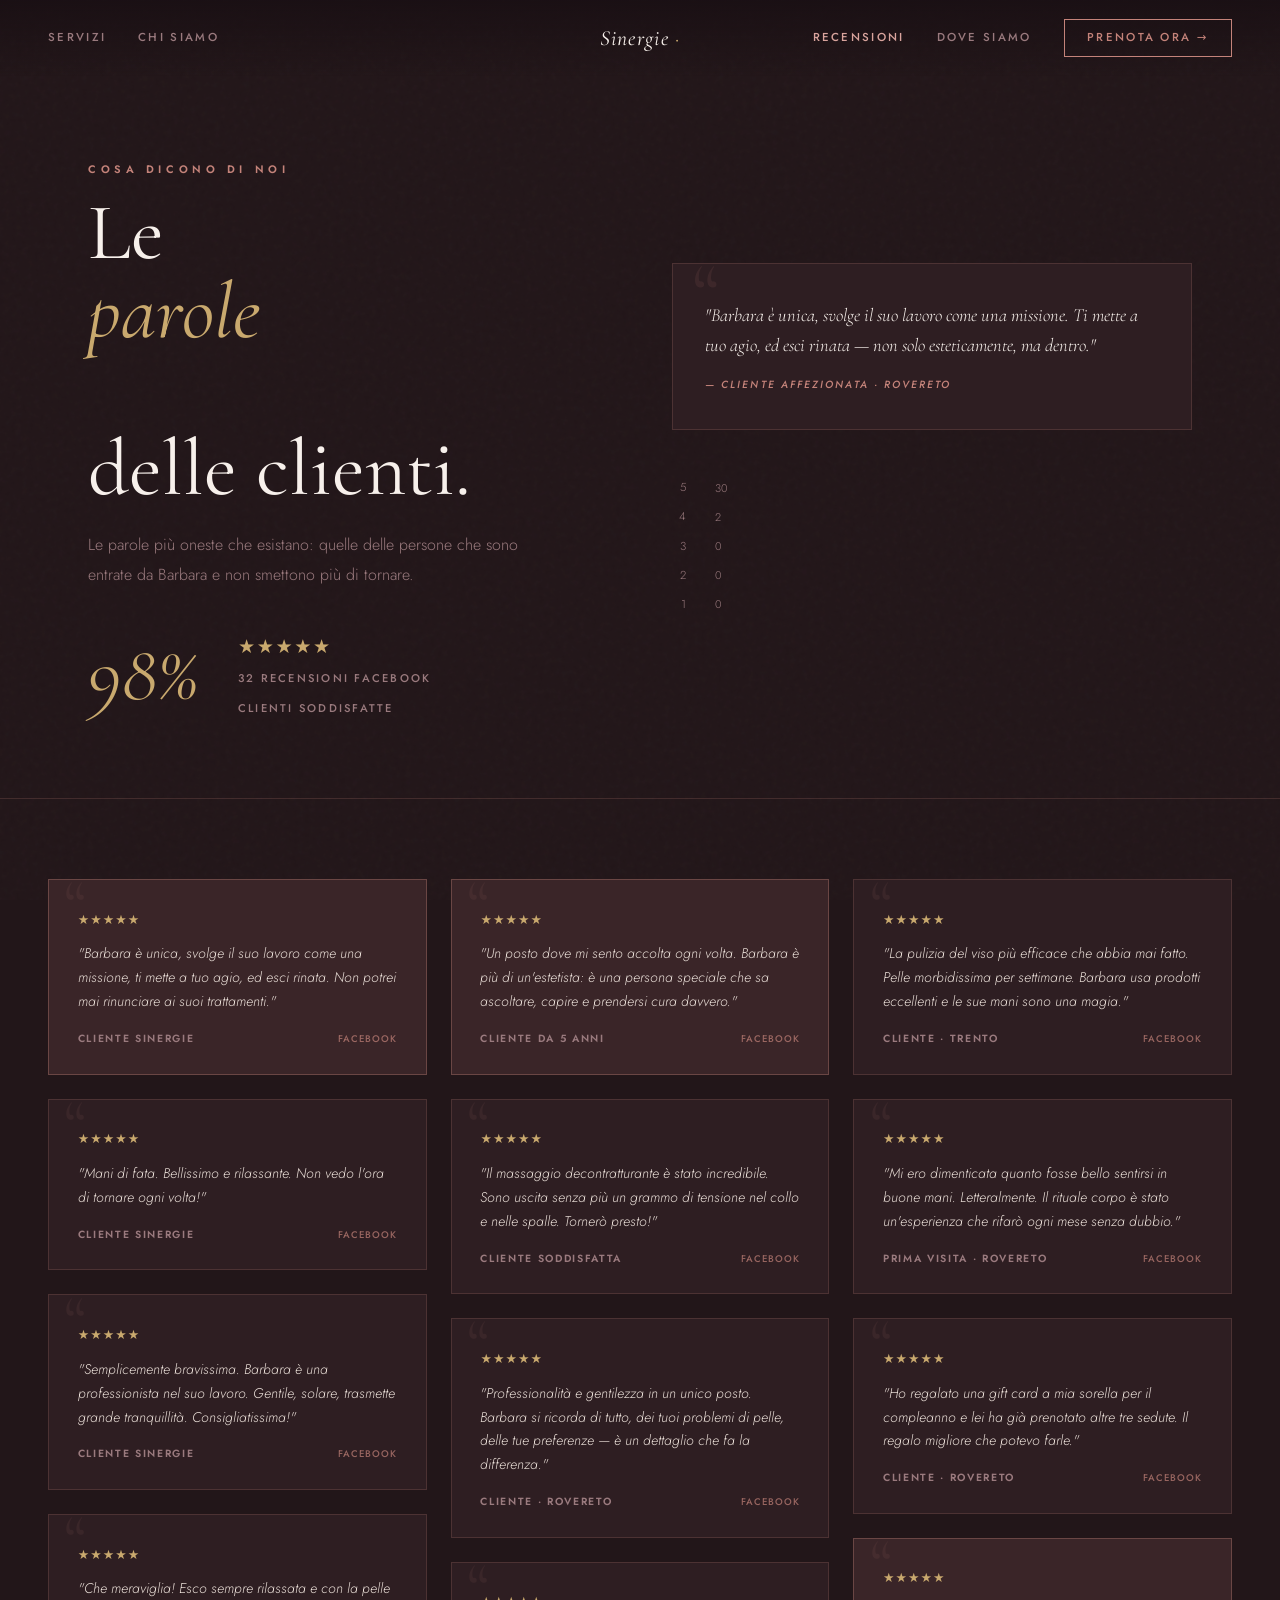
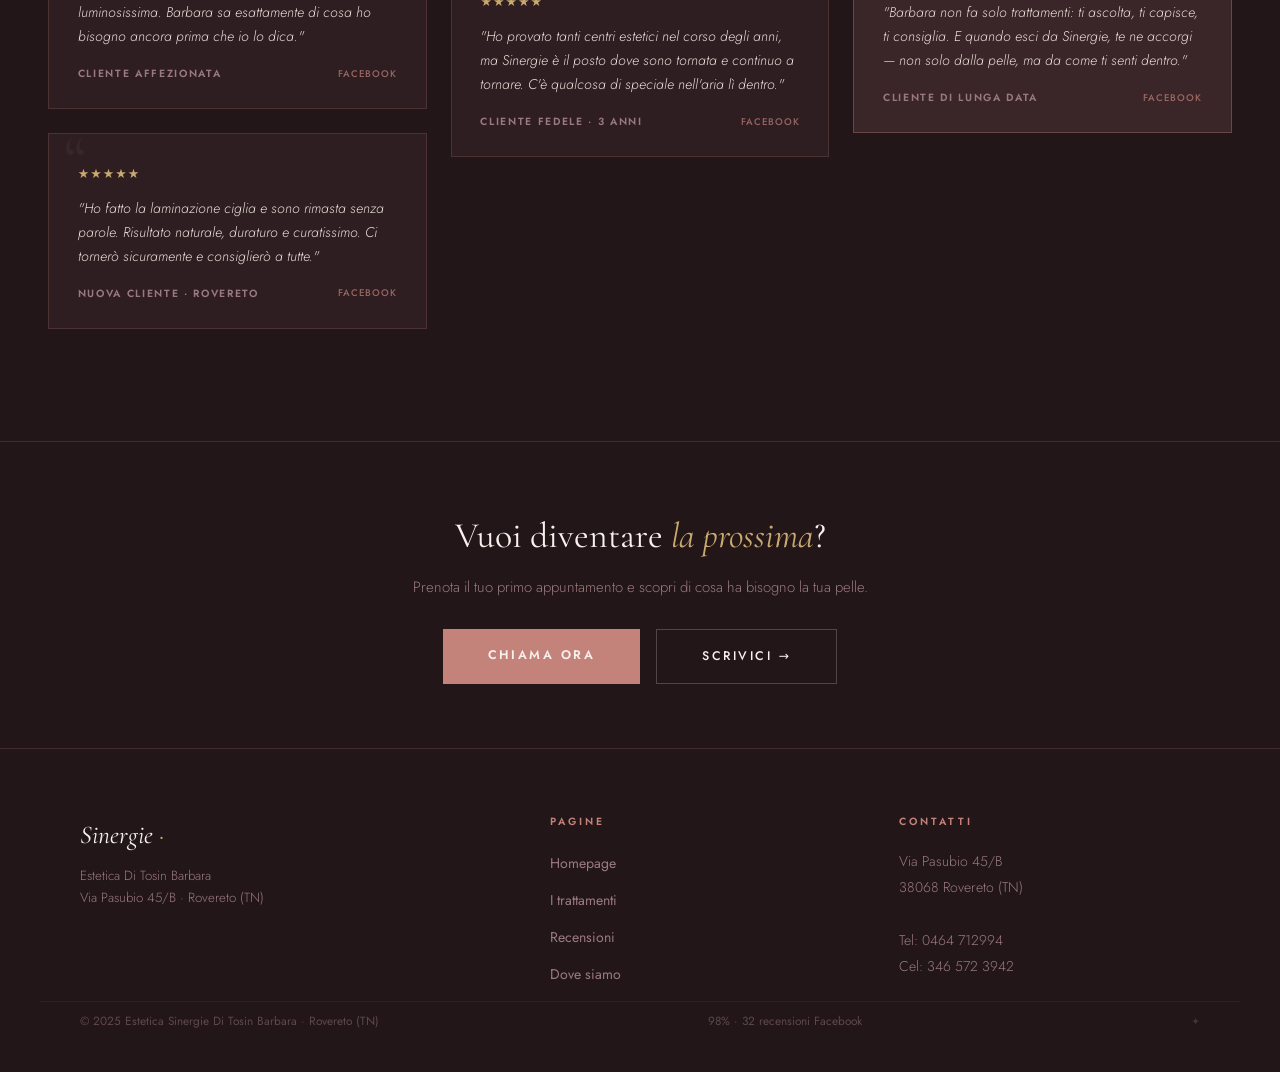
<file: sinergie-recensioni.html>
<!DOCTYPE html>
<html lang="it">
<head>
<meta charset="UTF-8">
<meta name="viewport" content="width=device-width, initial-scale=1.0">
<!-- TESTO: modifica qui il titolo del tab del browser -->
<title>Recensioni — Sinergie Estetica · Rovereto</title>
<link rel="preconnect" href="https://fonts.googleapis.com">
<link href="https://fonts.googleapis.com/css2?family=Cormorant+Garamond:ital,wght@0,300;0,400;0,500;0,600;1,300;1,400;1,500;1,600&family=Jost:wght@300;400;500;600;700&display=swap" rel="stylesheet">
<link rel="stylesheet" href="sinergie-base.css">
<link rel="stylesheet" href="sinergie-responsive.css">
<style>

/* ── Hero recensioni ── */
.recens-hero {
  position:relative; z-index:1; padding:10rem 3rem 5rem;
  border-bottom:1px solid var(--border); overflow:hidden;
}
.recens-hero-grid { display:grid; grid-template-columns:1fr 1fr; gap:4rem; align-items:center; }
.recens-hero-left {}
.recens-hero-right {
  display:flex; flex-direction:column; gap:2rem; align-items:flex-start;
}

/* Score visivo */
.hero-score { display:flex; align-items:center; gap:2.5rem; }
.score-big {
  font-family:'Cormorant Garamond',serif; font-size:5rem; font-style:italic;
  color:var(--gold); line-height:1;
  opacity:0; animation:fadeUp .8s .4s forwards;
}
.score-stars { display:flex; flex-direction:column; gap:.4rem; }
.score-stars-row { color:var(--gold); font-size:1.2rem; letter-spacing:.08em; }
.score-label { font-size:.7rem; font-weight:500; letter-spacing:.2em; text-transform:uppercase; color:var(--muted); }

/* Score breakdown bar */
.score-breakdown { display:flex; flex-direction:column; gap:.6rem; margin-top:1rem; }
.score-bar-row { display:flex; align-items:center; gap:.9rem; }
.score-bar-label { font-size:.72rem; color:var(--muted); width:14px; text-align:right; }
.score-bar-track { flex:1; height:3px; background:var(--border); position:relative; }
.score-bar-fill { height:100%; background:var(--gold); }
.score-bar-count { font-size:.7rem; color:var(--muted); width:20px; }

/* Featured quote */
.hero-featured-quote {
  background:var(--panel); border:1px solid var(--border); padding:2.2rem 2rem;
  position:relative;
  opacity:0; animation:fadeIn 1s .7s forwards;
}
.hero-featured-quote::before {
  content:'\201C'; font-family:'Cormorant Garamond',serif;
  font-size:5.5rem; line-height:.5; color:var(--rose); opacity:.1;
  position:absolute; top:.5rem; left:1.1rem;
}
.hero-featured-quote blockquote {
  font-family:'Cormorant Garamond',serif; font-size:1.15rem; font-style:italic;
  color:var(--cream); line-height:1.65;
}
.hero-featured-quote cite {
  display:block; margin-top:1rem;
  font-family:'Jost',sans-serif; font-size:.65rem; font-weight:500;
  letter-spacing:.2em; text-transform:uppercase; color:var(--rose);
}

/* ── Grid recensioni masonry-style ── */
.recens-main {
  position:relative; z-index:1;
  padding:5rem 3rem 7rem;
}
.recens-grid {
  columns:3; column-gap:1.5rem;
}
.recens-item {
  break-inside:avoid;
  background:var(--panel); border:1px solid var(--border);
  padding:1.8rem 1.8rem 1.6rem; margin-bottom:1.5rem;
  position:relative; overflow:hidden;
  transition:border-color .25s, transform .25s;
}
.recens-item:hover { border-color:rgba(196,131,122,.4); transform:translateY(-3px); }
.recens-item::before {
  content:'\201C'; font-family:'Cormorant Garamond',serif;
  font-size:4.5rem; line-height:.55; color:var(--rose); opacity:.08;
  position:absolute; top:.4rem; left:.9rem; pointer-events:none;
}
.recens-item-stars { color:var(--gold); font-size:.8rem; letter-spacing:.08em; margin-bottom:.75rem; }
/* TESTO: modifica qui ogni recensione cliente */
.recens-item-text { font-size:.88rem; font-style:italic; color:var(--warm); line-height:1.7; margin-bottom:1rem; font-weight:300; }
.recens-item-meta { display:flex; justify-content:space-between; align-items:center; }
/* TESTO: modifica qui il nome dell'autore della recensione */
.recens-item-author { font-family:'Jost',sans-serif; font-size:.65rem; font-weight:600; letter-spacing:.16em; text-transform:uppercase; color:var(--muted); }
.recens-item-source { font-family:'Jost',sans-serif; font-size:.6rem; font-weight:500; letter-spacing:.1em; text-transform:uppercase; color:var(--rose); opacity:.7; }

/* Highlight card */
.recens-item.highlight { border-color:rgba(196,131,122,.35); background:var(--panel-lt); }

/* CTA band */
.recens-cta {
  position:relative; z-index:1;
  padding:4rem 3rem; border-top:1px solid var(--border);
  text-align:center;
}
.recens-cta h3 {
  font-family:'Cormorant Garamond',serif;
  font-size:clamp(1.7rem,2.8vw,2.4rem); font-weight:400; color:var(--cream);
  margin-bottom:.5rem;
}
.recens-cta h3 em { font-style:italic; color:var(--gold); }
.recens-cta p { font-size:.93rem; color:var(--muted); margin-bottom:1.8rem; font-weight:300; }

</style>
</head>
<body>

<!-- ── NAVIGAZIONE ── -->
<nav id="nav">
  <div class="nav-links">
    <a href="sinergie-servizi.html">Servizi</a>
    <a href="index.html#about">Chi siamo</a>
  </div>
  <a href="index.html" class="nav-logo">Sinergie <em>·</em></a>
  <div class="nav-links nav-links-right">
    <a href="sinergie-recensioni.html" class="active">Recensioni</a>
    <a href="sinergie-dove-siamo.html">Dove siamo</a>
    <a href="sinergie-dove-siamo.html" class="nav-cta">Prenota ora →</a>
  </div>
  <button class="nav-hamburger" id="navHamburger" aria-label="Apri menu" aria-expanded="false">
    <span></span><span></span><span></span>
  </button>
  <div class="nav-mobile-menu" id="mobileMenu">
    <a href="sinergie-servizi.html">Servizi</a>
    <a href="index.html#about">Chi siamo</a>
    <a href="sinergie-recensioni.html" class="active">Recensioni</a>
    <a href="sinergie-dove-siamo.html">Dove siamo</a>
    <a href="sinergie-dove-siamo.html" class="nav-mobile-cta">Prenota ora →</a>
  </div>
</nav>


<!-- ── HERO RECENSIONI ── -->
<section class="recens-hero">
  <div class="recens-hero-grid container" style="padding:0 2.5rem;">
    <div class="recens-hero-left">
      <span class="eyebrow">Cosa dicono di noi</span>
      <!-- TESTO: modifica qui il titolo della pagina recensioni -->
      <h1 class="page-title">Le <em>parole</em><br>delle clienti.</h1>
      <!-- TESTO: modifica qui il sottotitolo -->
      <p class="page-sub" style="opacity:1;">Le parole più oneste che esistano: quelle delle persone che sono entrate da Barbara e non smettono più di tornare.</p>
      <div class="hero-score" style="margin-top:2.5rem;">
        <!-- TESTO: modifica qui il punteggio -->
        <span class="score-big">98%</span>
        <div class="score-stars">
          <div class="score-stars-row">★★★★★</div>
          <!-- TESTO: modifica qui il numero di recensioni -->
          <div class="score-label">32 recensioni Facebook</div>
          <div class="score-label" style="margin-top:.3rem;">Clienti soddisfatte</div>
        </div>
      </div>
    </div>
    <div class="recens-hero-right">
      <!-- TESTO: modifica qui la citazione in evidenza -->
      <div class="hero-featured-quote">
        <blockquote>"Barbara è unica, svolge il suo lavoro come una missione. Ti mette a tuo agio, ed esci rinata — non solo esteticamente, ma dentro."</blockquote>
        <cite>— Cliente affezionata · Rovereto</cite>
      </div>
      <!-- Barre di breakdown -->
      <div class="score-breakdown">
        <div class="score-bar-row"><span class="score-bar-label">5</span><div class="score-bar-track"><div class="score-bar-fill" style="width:94%"></div></div><span class="score-bar-count">30</span></div>
        <div class="score-bar-row"><span class="score-bar-label">4</span><div class="score-bar-track"><div class="score-bar-fill" style="width:6%"></div></div><span class="score-bar-count">2</span></div>
        <div class="score-bar-row"><span class="score-bar-label">3</span><div class="score-bar-track"><div class="score-bar-fill" style="width:0%"></div></div><span class="score-bar-count">0</span></div>
        <div class="score-bar-row"><span class="score-bar-label">2</span><div class="score-bar-track"><div class="score-bar-fill" style="width:0%"></div></div><span class="score-bar-count">0</span></div>
        <div class="score-bar-row"><span class="score-bar-label">1</span><div class="score-bar-track"><div class="score-bar-fill" style="width:0%"></div></div><span class="score-bar-count">0</span></div>
      </div>
    </div>
  </div>
</section>


<!-- ── GRIGLIA RECENSIONI ── -->
<section class="recens-main">
  <div class="recens-grid">

    <!-- TESTO: modifica qui ogni singola recensione cliente -->
    <div class="recens-item highlight">
      <div class="recens-item-stars">★★★★★</div>
      <p class="recens-item-text">"Barbara è unica, svolge il suo lavoro come una missione, ti mette a tuo agio, ed esci rinata. Non potrei mai rinunciare ai suoi trattamenti."</p>
      <div class="recens-item-meta">
        <span class="recens-item-author">Cliente Sinergie</span>
        <span class="recens-item-source">Facebook</span>
      </div>
    </div>

    <div class="recens-item">
      <div class="recens-item-stars">★★★★★</div>
      <p class="recens-item-text">"Mani di fata. Bellissimo e rilassante. Non vedo l'ora di tornare ogni volta!"</p>
      <div class="recens-item-meta">
        <span class="recens-item-author">Cliente Sinergie</span>
        <span class="recens-item-source">Facebook</span>
      </div>
    </div>

    <div class="recens-item">
      <div class="recens-item-stars">★★★★★</div>
      <p class="recens-item-text">"Semplicemente bravissima. Barbara è una professionista nel suo lavoro. Gentile, solare, trasmette grande tranquillità. Consigliatissima!"</p>
      <div class="recens-item-meta">
        <span class="recens-item-author">Cliente Sinergie</span>
        <span class="recens-item-source">Facebook</span>
      </div>
    </div>

    <div class="recens-item">
      <div class="recens-item-stars">★★★★★</div>
      <p class="recens-item-text">"Che meraviglia! Esco sempre rilassata e con la pelle luminosissima. Barbara sa esattamente di cosa ho bisogno ancora prima che io lo dica."</p>
      <div class="recens-item-meta">
        <span class="recens-item-author">Cliente affezionata</span>
        <span class="recens-item-source">Facebook</span>
      </div>
    </div>

    <div class="recens-item">
      <div class="recens-item-stars">★★★★★</div>
      <p class="recens-item-text">"Ho fatto la laminazione ciglia e sono rimasta senza parole. Risultato naturale, duraturo e curatissimo. Ci tornerò sicuramente e consiglierò a tutte."</p>
      <div class="recens-item-meta">
        <span class="recens-item-author">Nuova cliente · Rovereto</span>
        <span class="recens-item-source">Facebook</span>
      </div>
    </div>

    <div class="recens-item highlight">
      <div class="recens-item-stars">★★★★★</div>
      <p class="recens-item-text">"Un posto dove mi sento accolta ogni volta. Barbara è più di un'estetista: è una persona speciale che sa ascoltare, capire e prendersi cura davvero."</p>
      <div class="recens-item-meta">
        <span class="recens-item-author">Cliente da 5 anni</span>
        <span class="recens-item-source">Facebook</span>
      </div>
    </div>

    <div class="recens-item">
      <div class="recens-item-stars">★★★★★</div>
      <p class="recens-item-text">"Il massaggio decontratturante è stato incredibile. Sono uscita senza più un grammo di tensione nel collo e nelle spalle. Tornerò presto!"</p>
      <div class="recens-item-meta">
        <span class="recens-item-author">Cliente soddisfatta</span>
        <span class="recens-item-source">Facebook</span>
      </div>
    </div>

    <div class="recens-item">
      <div class="recens-item-stars">★★★★★</div>
      <p class="recens-item-text">"Professionalità e gentilezza in un unico posto. Barbara si ricorda di tutto, dei tuoi problemi di pelle, delle tue preferenze — è un dettaglio che fa la differenza."</p>
      <div class="recens-item-meta">
        <span class="recens-item-author">Cliente · Rovereto</span>
        <span class="recens-item-source">Facebook</span>
      </div>
    </div>

    <div class="recens-item">
      <div class="recens-item-stars">★★★★★</div>
      <p class="recens-item-text">"Ho provato tanti centri estetici nel corso degli anni, ma Sinergie è il posto dove sono tornata e continuo a tornare. C'è qualcosa di speciale nell'aria lì dentro."</p>
      <div class="recens-item-meta">
        <span class="recens-item-author">Cliente fedele · 3 anni</span>
        <span class="recens-item-source">Facebook</span>
      </div>
    </div>

    <div class="recens-item">
      <div class="recens-item-stars">★★★★★</div>
      <p class="recens-item-text">"La pulizia del viso più efficace che abbia mai fatto. Pelle morbidissima per settimane. Barbara usa prodotti eccellenti e le sue mani sono una magia."</p>
      <div class="recens-item-meta">
        <span class="recens-item-author">Cliente · Trento</span>
        <span class="recens-item-source">Facebook</span>
      </div>
    </div>

    <div class="recens-item">
      <div class="recens-item-stars">★★★★★</div>
      <p class="recens-item-text">"Mi ero dimenticata quanto fosse bello sentirsi in buone mani. Letteralmente. Il rituale corpo è stato un'esperienza che rifarò ogni mese senza dubbio."</p>
      <div class="recens-item-meta">
        <span class="recens-item-author">Prima visita · Rovereto</span>
        <span class="recens-item-source">Facebook</span>
      </div>
    </div>

    <div class="recens-item">
      <div class="recens-item-stars">★★★★★</div>
      <p class="recens-item-text">"Ho regalato una gift card a mia sorella per il compleanno e lei ha già prenotato altre tre sedute. Il regalo migliore che potevo farle."</p>
      <div class="recens-item-meta">
        <span class="recens-item-author">Cliente · Rovereto</span>
        <span class="recens-item-source">Facebook</span>
      </div>
    </div>

    <div class="recens-item highlight">
      <div class="recens-item-stars">★★★★★</div>
      <p class="recens-item-text">"Barbara non fa solo trattamenti: ti ascolta, ti capisce, ti consiglia. E quando esci da Sinergie, te ne accorgi — non solo dalla pelle, ma da come ti senti dentro."</p>
      <div class="recens-item-meta">
        <span class="recens-item-author">Cliente di lunga data</span>
        <span class="recens-item-source">Facebook</span>
      </div>
    </div>

  </div>
</section>


<!-- ── CTA ── -->
<div class="recens-cta">
  <!-- TESTO: modifica qui il testo della call to action -->
  <h3>Vuoi diventare <em>la prossima</em>?</h3>
  <p>Prenota il tuo primo appuntamento e scopri di cosa ha bisogno la tua pelle.</p>
  <div style="display:flex;gap:1rem;justify-content:center;flex-wrap:wrap;">
    <a href="tel:+390464712994" class="btn-primary">Chiama ora</a>
    <a href="sinergie-dove-siamo.html" class="btn-outline">Scrivici →</a>
  </div>
</div>


<!-- ── FOOTER ── -->
<footer>
  <div class="footer-inner">
    <div>
      <div class="footer-logo">Sinergie <em>·</em></div>
      <div class="footer-tagline">Estetica Di Tosin Barbara<br>Via Pasubio 45/B · Rovereto (TN)</div>
    </div>
    <div>
      <span class="footer-col-title">Pagine</span>
      <ul class="footer-links">
        <li><a href="index.html">Homepage</a></li>
        <li><a href="sinergie-servizi.html">I trattamenti</a></li>
        <li><a href="sinergie-recensioni.html">Recensioni</a></li>
        <li><a href="sinergie-dove-siamo.html">Dove siamo</a></li>
      </ul>
    </div>
    <div>
      <span class="footer-col-title">Contatti</span>
      <div class="footer-address">
        Via Pasubio 45/B<br>38068 Rovereto (TN)<br><br>
        Tel: <a href="tel:+390464712994" style="color:var(--muted);text-decoration:none;">0464 712994</a><br>
        Cel: <a href="tel:+393465723942" style="color:var(--muted);text-decoration:none;">346 572 3942</a>
      </div>
    </div>
  </div>
  <div class="footer-bottom">
    <div class="footer-copy">© 2025 Estetica Sinergie Di Tosin Barbara · Rovereto (TN)</div>
    <div class="footer-copy">98% · 32 recensioni Facebook</div>
    <a href="sinergie-storia.html" class="footer-secret" title="">✦</a>
  </div>
</footer>

<script>
  const nav = document.getElementById('nav');
  window.addEventListener('scroll', () => nav.classList.toggle('scrolled', window.scrollY > 60));
  document.getElementById('navHamburger').addEventListener('click', function() {
    const open = nav.classList.toggle('nav-open');
    this.setAttribute('aria-expanded', open);
  });
  document.addEventListener('click', e => { if (!nav.contains(e.target)) nav.classList.remove('nav-open'); });
</script>
</body>
</html>
</file>
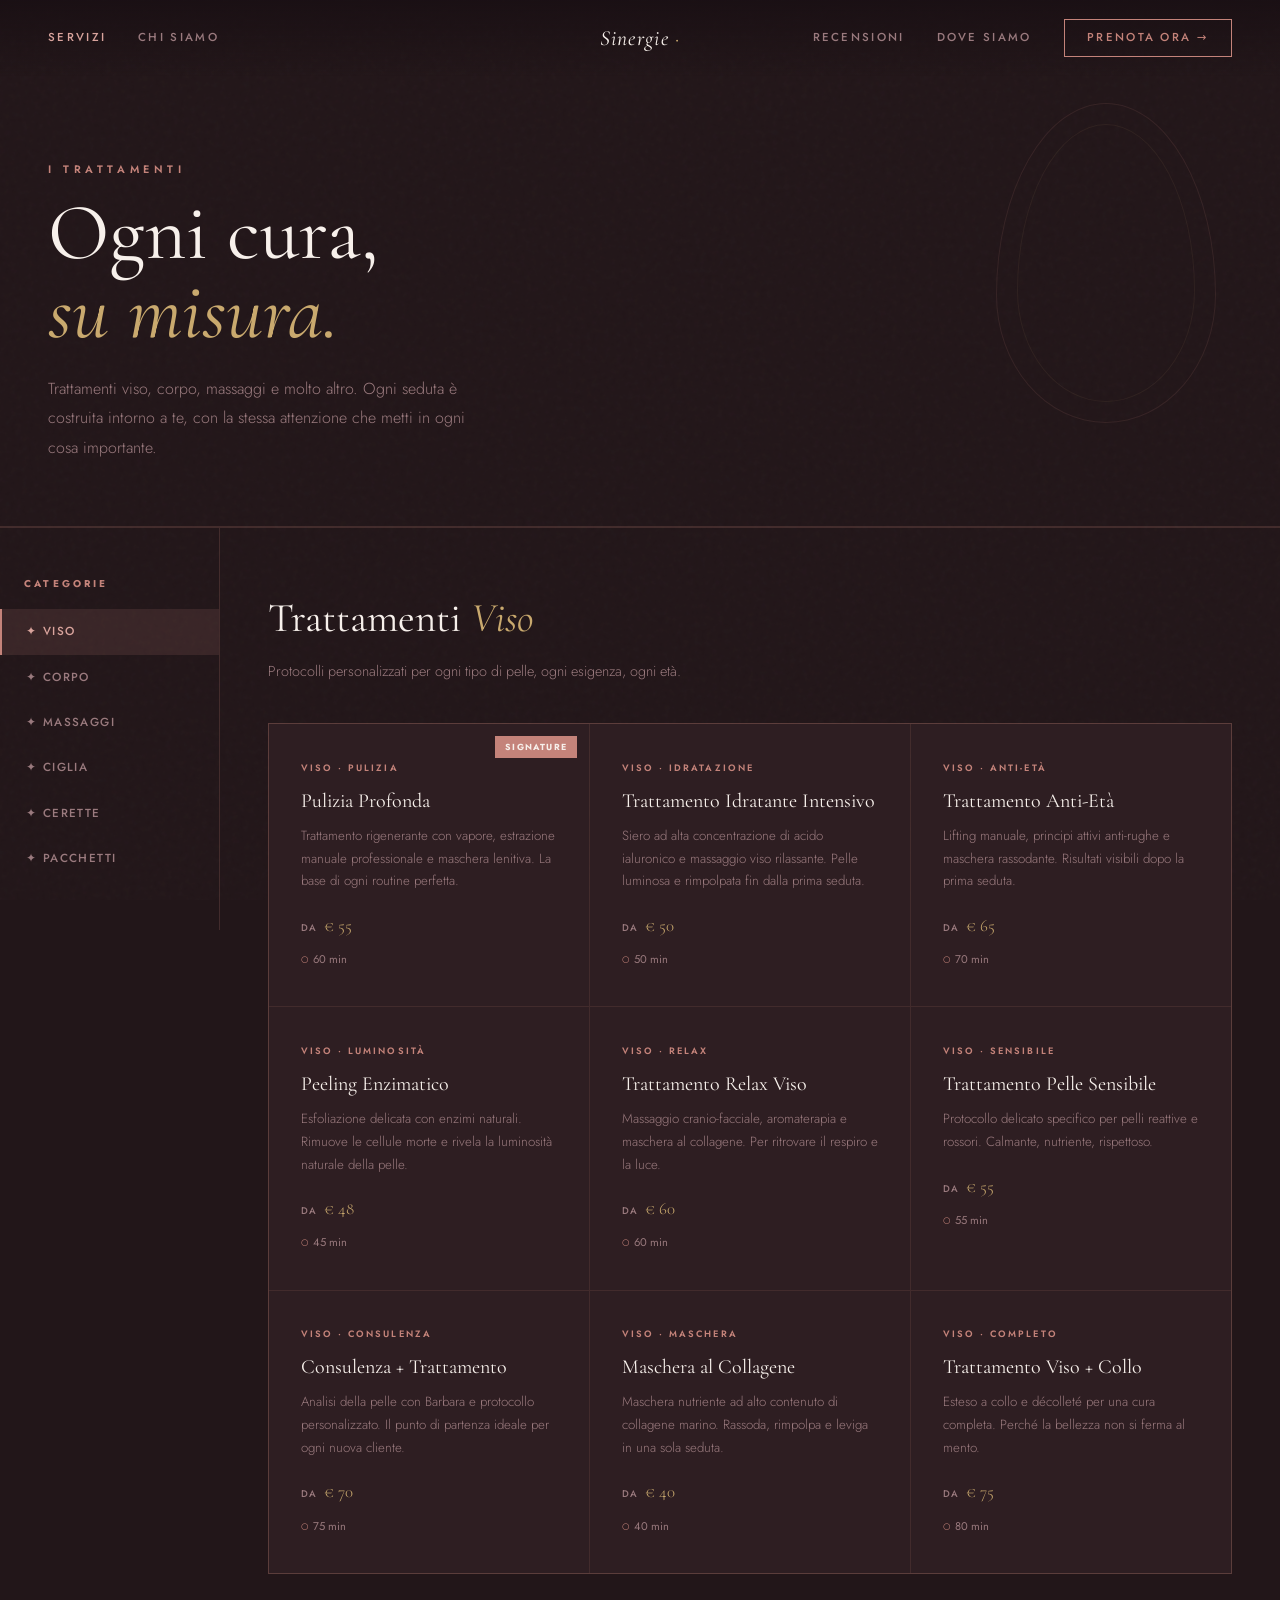
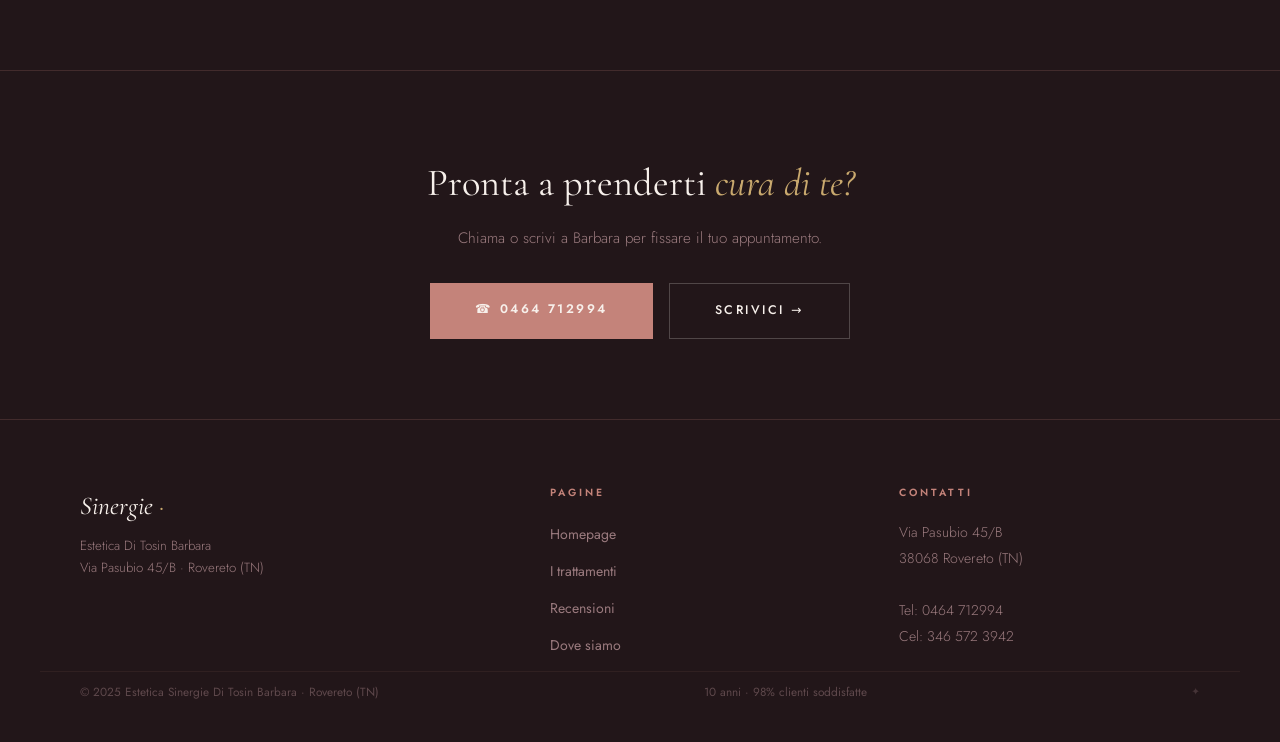
<file: sinergie-servizi.html>
<!DOCTYPE html>
<html lang="it">
<head>
<meta charset="UTF-8">
<meta name="viewport" content="width=device-width, initial-scale=1.0">
<!-- TESTO: modifica qui il titolo del tab del browser -->
<title>Trattamenti — Sinergie Estetica · Rovereto</title>
<link rel="preconnect" href="https://fonts.googleapis.com">
<link href="https://fonts.googleapis.com/css2?family=Cormorant+Garamond:ital,wght@0,300;0,400;0,500;0,600;1,300;1,400;1,500;1,600&family=Jost:wght@300;400;500;600;700&display=swap" rel="stylesheet">
<link rel="stylesheet" href="sinergie-base.css">
<link rel="stylesheet" href="sinergie-responsive.css">
<style>

.page-hero { padding:10rem 3rem 4rem; position:relative; overflow:hidden; }
.page-hero-inner { max-width:580px; }

/* Petalo decorativo background */
.hero-petal {
  position:absolute; right:4rem; top:50%; transform:translateY(-50%);
  width:220px; height:320px; border-radius:50% 50% 50% 50% / 60% 60% 40% 40%;
  border:1px solid rgba(196,131,122,.12);
  opacity:0; animation:fadeIn 1.2s .7s forwards;
}
.hero-petal::before {
  content:''; position:absolute; inset:20px;
  border-radius:50% 50% 50% 50% / 60% 60% 40% 40%;
  border:1px solid rgba(201,169,110,.08);
}

/* Layout servizi */
.servizi-page { position:relative; z-index:1; border-top:1px solid var(--border); }
.servizi-layout { display:grid; grid-template-columns:220px 1fr; min-height:80vh; }

/* Sidebar sticky */
.servizi-sidebar {
  border-right:1px solid var(--border);
  padding:3rem 0; position:sticky; top:74px;
  align-self:start; height:fit-content;
}
.servizi-sidebar-title {
  font-family:'Jost',sans-serif; font-size:.62rem; font-weight:700;
  letter-spacing:.32em; text-transform:uppercase;
  color:var(--rose); padding:0 1.5rem; margin-bottom:1rem; display:block;
}
.servizi-cat-link {
  display:flex; align-items:center; gap:.7rem;
  padding:.8rem 1.5rem;
  font-family:'Jost',sans-serif; font-size:.73rem; font-weight:500;
  letter-spacing:.12em; text-transform:uppercase;
  color:var(--muted); text-decoration:none;
  border-left:2px solid transparent;
  transition:color .2s, border-color .2s, background .2s;
}
.servizi-cat-link:hover { color:var(--rose-lt); background:var(--rose-dim); }
.servizi-cat-link.active { color:var(--rose-lt); border-left-color:var(--rose); background:var(--rose-dim); }

/* Cat bar mobile */
.servizi-cat-bar {
  display:none; border-bottom:1px solid var(--border);
  overflow-x:auto; -webkit-overflow-scrolling:touch;
}
.servizi-cat-btn {
  font-family:'Jost',sans-serif; font-size:.7rem; font-weight:600;
  letter-spacing:.15em; text-transform:uppercase;
  background:transparent; color:var(--muted); border:none;
  border-right:1px solid var(--border); padding:.9rem 1.3rem;
  cursor:pointer; white-space:nowrap;
  transition:background .2s, color .2s;
}
.servizi-cat-btn.active { background:var(--rose); color:var(--cream); }

/* Area card */
.servizi-cards-area { padding:3.5rem 3rem 6rem; }
.servizi-cards-grid {
  display:grid; grid-template-columns:repeat(3,1fr); gap:1px;
  background:var(--border); border:1px solid var(--border);
  transition:opacity .3s ease;
}
.servizi-cards-grid.fading { opacity:0; }

/* Cat header */
.cat-section-header { margin-bottom:2.5rem; }
.cat-section-header h2 {
  font-family:'Cormorant Garamond',serif;
  font-size:clamp(1.9rem,3.2vw,2.6rem);
  font-weight:400; color:var(--cream); margin-bottom:.3rem;
}
.cat-section-header h2 em { font-style:italic; color:var(--gold); }
.cat-section-header p { font-size:.9rem; color:var(--muted); font-weight:300; }

/* Singola card servizio */
/* TESTO: modifica qui nome, descrizione e prezzo di ogni trattamento */
.service-card {
  background:var(--panel); padding:2.2rem 2rem;
  transition:background .25s, transform .25s, box-shadow .25s;
  position:relative; overflow:hidden; cursor:default;
}
.service-card::before {
  content:''; position:absolute; inset:0;
  border:2px solid transparent;
  transition:border-color .3s ease;
  pointer-events:none; z-index:1;
}
.service-card:hover { background:var(--panel-lt); transform:translateY(-3px); box-shadow:0 12px 40px rgba(196,131,122,.12); }
.service-card:hover::before { border-color:rgba(196,131,122,.35); }
.service-card-cat {
  font-family:'Jost',sans-serif; font-size:.58rem; font-weight:600;
  letter-spacing:.22em; text-transform:uppercase;
  color:var(--rose); margin-bottom:.55rem; display:block;
}
.service-card-name {
  font-family:'Cormorant Garamond',serif; font-size:1.25rem;
  color:var(--cream); margin-bottom:.45rem; font-weight:400;
}
/* TESTO: modifica qui la descrizione del trattamento */
.service-card-desc { font-size:.83rem; color:var(--muted); line-height:1.7; font-weight:300; }
/* TESTO: modifica qui il prezzo (es. "da €35") */
.service-card-price {
  margin-top:1.2rem; font-family:'Cormorant Garamond',serif;
  font-size:1.05rem; color:var(--gold);
  display:flex; align-items:baseline; gap:.4rem;
}
.service-card-price .from {
  font-family:'Jost',sans-serif; font-size:.6rem; font-weight:500;
  letter-spacing:.12em; text-transform:uppercase; color:var(--muted);
}
.service-special-tag {
  position:absolute; top:.75rem; right:.75rem;
  font-family:'Jost',sans-serif; font-size:.55rem; font-weight:700;
  letter-spacing:.16em; text-transform:uppercase;
  background:var(--rose); color:var(--cream); padding:.2rem .6rem; z-index:2;
}
.service-duration {
  display:inline-flex; align-items:center; gap:.3rem; margin-top:.6rem;
  font-size:.7rem; color:var(--muted); font-weight:400;
}
.service-duration::before { content:'○'; font-size:.55rem; color:var(--rose); }

/* CTA book band */
.book-band {
  position:relative; z-index:1; padding:5rem 0;
  border-top:1px solid var(--border);
  text-align:center;
}
.book-band h3 {
  font-family:'Cormorant Garamond',serif; font-size:clamp(1.8rem,3vw,2.6rem);
  font-weight:400; color:var(--cream); margin-bottom:.6rem;
}
.book-band h3 em { font-style:italic; color:var(--gold); }
.book-band p { font-size:.95rem; color:var(--muted); margin-bottom:2rem; font-weight:300; }
.book-band-btns { display:flex; gap:1rem; justify-content:center; flex-wrap:wrap; }

</style>
</head>
<body>

<!-- ── NAVIGAZIONE ── -->
<nav id="nav">
  <div class="nav-links">
    <a href="sinergie-servizi.html" class="active">Servizi</a>
    <a href="index.html#about">Chi siamo</a>
  </div>
  <a href="index.html" class="nav-logo">Sinergie <em>·</em></a>
  <div class="nav-links nav-links-right">
    <a href="sinergie-recensioni.html">Recensioni</a>
    <a href="sinergie-dove-siamo.html">Dove siamo</a>
    <a href="sinergie-dove-siamo.html" class="nav-cta">Prenota ora →</a>
  </div>
  <button class="nav-hamburger" id="navHamburger" aria-label="Apri menu" aria-expanded="false">
    <span></span><span></span><span></span>
  </button>
  <div class="nav-mobile-menu" id="mobileMenu">
    <a href="sinergie-servizi.html" class="active">Servizi</a>
    <a href="index.html#about">Chi siamo</a>
    <a href="sinergie-recensioni.html">Recensioni</a>
    <a href="sinergie-dove-siamo.html">Dove siamo</a>
    <a href="sinergie-dove-siamo.html" class="nav-mobile-cta">Prenota ora →</a>
  </div>
</nav>


<!-- ── HERO ── -->
<div class="page-hero">
  <div class="page-hero-inner">
    <!-- TESTO: modifica qui l'eyebrow della pagina servizi -->
    <span class="eyebrow">I trattamenti</span>
    <!-- TESTO: modifica qui il titolo principale pagina servizi -->
    <h1 class="page-title">Ogni cura,<em>su misura.</em></h1>
    <!-- TESTO: modifica qui il sottotitolo pagina servizi -->
    <p class="page-sub">Trattamenti viso, corpo, massaggi e molto altro. Ogni seduta è costruita intorno a te, con la stessa attenzione che metti in ogni cosa importante.</p>
  </div>
  <div class="hero-petal"></div>
</div>


<!-- ── SERVIZI PAGE ── -->
<section class="servizi-page">
  <!-- Bar mobile -->
  <div class="servizi-cat-bar" id="serviziCatBar">
    <button class="servizi-cat-btn active" data-cat="viso">Viso</button>
    <button class="servizi-cat-btn" data-cat="corpo">Corpo</button>
    <button class="servizi-cat-btn" data-cat="massaggi">Massaggi</button>
    <button class="servizi-cat-btn" data-cat="ciglia">Ciglia</button>
    <button class="servizi-cat-btn" data-cat="cerette">Cerette</button>
    <button class="servizi-cat-btn" data-cat="pacchetti">Pacchetti</button>
  </div>

  <div class="servizi-layout">
    <!-- Sidebar desktop -->
    <div class="servizi-sidebar">
      <span class="servizi-sidebar-title">Categorie</span>
      <a href="#" class="servizi-cat-link active" data-cat="viso">✦ Viso</a>
      <a href="#" class="servizi-cat-link" data-cat="corpo">✦ Corpo</a>
      <a href="#" class="servizi-cat-link" data-cat="massaggi">✦ Massaggi</a>
      <a href="#" class="servizi-cat-link" data-cat="ciglia">✦ Ciglia</a>
      <a href="#" class="servizi-cat-link" data-cat="cerette">✦ Cerette</a>
      <a href="#" class="servizi-cat-link" data-cat="pacchetti">✦ Pacchetti</a>
    </div>

    <!-- Area card -->
    <div class="servizi-cards-area">
      <div class="cat-section-header" id="catHeader">
        <!-- TESTO: modifica qui il titolo categoria — aggiornato via JS -->
        <h2>Trattamenti <em>Viso</em></h2>
        <p>Protocolli personalizzati per ogni tipo di pelle, ogni esigenza, ogni età.</p>
      </div>

      <div class="servizi-cards-grid" id="serviziGrid">

        <!-- ══ VISO ══ -->
        <!-- TESTO: modifica qui nome, descrizione, prezzo e durata dei trattamenti viso -->
        <div class="service-card" data-cat="viso">
          <span class="service-special-tag">Signature</span>
          <span class="service-card-cat">Viso · Pulizia</span>
          <div class="service-card-name">Pulizia Profonda</div>
          <div class="service-card-desc">Trattamento rigenerante con vapore, estrazione manuale professionale e maschera lenitiva. La base di ogni routine perfetta.</div>
          <!-- TESTO: modifica qui il prezzo (es. "da €35") -->
          <div class="service-card-price"><span class="from">da</span>€ 55</div>
          <span class="service-duration">60 min</span>
        </div>
        <div class="service-card" data-cat="viso">
          <span class="service-card-cat">Viso · Idratazione</span>
          <div class="service-card-name">Trattamento Idratante Intensivo</div>
          <div class="service-card-desc">Siero ad alta concentrazione di acido ialuronico e massaggio viso rilassante. Pelle luminosa e rimpolpata fin dalla prima seduta.</div>
          <div class="service-card-price"><span class="from">da</span>€ 50</div>
          <span class="service-duration">50 min</span>
        </div>
        <div class="service-card" data-cat="viso">
          <span class="service-card-cat">Viso · Anti-età</span>
          <div class="service-card-name">Trattamento Anti-Età</div>
          <div class="service-card-desc">Lifting manuale, principi attivi anti-rughe e maschera rassodante. Risultati visibili dopo la prima seduta.</div>
          <div class="service-card-price"><span class="from">da</span>€ 65</div>
          <span class="service-duration">70 min</span>
        </div>
        <div class="service-card" data-cat="viso">
          <span class="service-card-cat">Viso · Luminosità</span>
          <div class="service-card-name">Peeling Enzimatico</div>
          <div class="service-card-desc">Esfoliazione delicata con enzimi naturali. Rimuove le cellule morte e rivela la luminosità naturale della pelle.</div>
          <div class="service-card-price"><span class="from">da</span>€ 48</div>
          <span class="service-duration">45 min</span>
        </div>
        <div class="service-card" data-cat="viso">
          <span class="service-card-cat">Viso · Relax</span>
          <div class="service-card-name">Trattamento Relax Viso</div>
          <div class="service-card-desc">Massaggio cranio-facciale, aromaterapia e maschera al collagene. Per ritrovare il respiro e la luce.</div>
          <div class="service-card-price"><span class="from">da</span>€ 60</div>
          <span class="service-duration">60 min</span>
        </div>
        <div class="service-card" data-cat="viso">
          <span class="service-card-cat">Viso · Sensibile</span>
          <div class="service-card-name">Trattamento Pelle Sensibile</div>
          <div class="service-card-desc">Protocollo delicato specifico per pelli reattive e rossori. Calmante, nutriente, rispettoso.</div>
          <div class="service-card-price"><span class="from">da</span>€ 55</div>
          <span class="service-duration">55 min</span>
        </div>
        <div class="service-card" data-cat="viso">
          <span class="service-card-cat">Viso · Consulenza</span>
          <div class="service-card-name">Consulenza + Trattamento</div>
          <div class="service-card-desc">Analisi della pelle con Barbara e protocollo personalizzato. Il punto di partenza ideale per ogni nuova cliente.</div>
          <div class="service-card-price"><span class="from">da</span>€ 70</div>
          <span class="service-duration">75 min</span>
        </div>
        <div class="service-card" data-cat="viso">
          <span class="service-card-cat">Viso · Maschera</span>
          <div class="service-card-name">Maschera al Collagene</div>
          <div class="service-card-desc">Maschera nutriente ad alto contenuto di collagene marino. Rassoda, rimpolpa e leviga in una sola seduta.</div>
          <div class="service-card-price"><span class="from">da</span>€ 40</div>
          <span class="service-duration">40 min</span>
        </div>
        <div class="service-card" data-cat="viso">
          <span class="service-card-cat">Viso · Completo</span>
          <div class="service-card-name">Trattamento Viso + Collo</div>
          <div class="service-card-desc">Esteso a collo e décolleté per una cura completa. Perché la bellezza non si ferma al mento.</div>
          <div class="service-card-price"><span class="from">da</span>€ 75</div>
          <span class="service-duration">80 min</span>
        </div>

        <!-- ══ CORPO ══ -->
        <div class="service-card" data-cat="corpo">
          <span class="service-special-tag">Signature</span>
          <span class="service-card-cat">Corpo · Modellante</span>
          <div class="service-card-name">Fango Bioattivo</div>
          <div class="service-card-desc">Trattamento drenante e modellante con fanghi mineralizzanti. Perfetto per riattivare la circolazione e sgonfiare.</div>
          <div class="service-card-price"><span class="from">da</span>€ 65</div>
          <span class="service-duration">60 min</span>
        </div>
        <div class="service-card" data-cat="corpo">
          <span class="service-card-cat">Corpo · Rassodante</span>
          <div class="service-card-name">Bendaggio Snellente</div>
          <div class="service-card-desc">Bendaggi con principi attivi lipolitici e rassodanti. Silhouette più tonica e definita già dalla prima seduta.</div>
          <div class="service-card-price"><span class="from">da</span>€ 60</div>
          <span class="service-duration">75 min</span>
        </div>
        <div class="service-card" data-cat="corpo">
          <span class="service-card-cat">Corpo · Esfoliante</span>
          <div class="service-card-name">Scrub Corpo Aromatico</div>
          <div class="service-card-desc">Esfoliazione corpo con sali marini e oli essenziali selezionati. Pelle morbida come seta, mente in pace.</div>
          <div class="service-card-price"><span class="from">da</span>€ 45</div>
          <span class="service-duration">45 min</span>
        </div>
        <div class="service-card" data-cat="corpo">
          <span class="service-card-cat">Corpo · Drenante</span>
          <div class="service-card-name">Trattamento Anticellulite</div>
          <div class="service-card-desc">Massaggio specifico con principi attivi drenanti mirati. Programma personalizzato per gambe e cosce.</div>
          <div class="service-card-price"><span class="from">da</span>€ 55</div>
          <span class="service-duration">60 min</span>
        </div>
        <div class="service-card" data-cat="corpo">
          <span class="service-card-cat">Corpo · Nutrimento</span>
          <div class="service-card-name">Maschera Corpo Nutriente</div>
          <div class="service-card-desc">Maschera a base di burro di karité e oli preziosi. La pelle ritrova morbidezza, elasticità e profumo.</div>
          <div class="service-card-price"><span class="from">da</span>€ 50</div>
          <span class="service-duration">50 min</span>
        </div>
        <div class="service-card" data-cat="corpo">
          <span class="service-card-cat">Corpo · Completo</span>
          <div class="service-card-name">Rituale Corpo Completo</div>
          <div class="service-card-desc">Scrub, maschera nutriente e massaggio rilassante. Un'ora e mezza di puro benessere per corpo e mente.</div>
          <div class="service-card-price"><span class="from">da</span>€ 90</div>
          <span class="service-duration">90 min</span>
        </div>

        <!-- ══ MASSAGGI ══ -->
        <div class="service-card" data-cat="massaggi">
          <span class="service-special-tag">Signature</span>
          <span class="service-card-cat">Massaggio · Relax</span>
          <div class="service-card-name">Massaggio Relax Corpo</div>
          <div class="service-card-desc">Mani che sciolgono la tensione, oli caldi, pressioni calibrate. Il massaggio che ogni donna merita almeno una volta al mese.</div>
          <div class="service-card-price"><span class="from">da</span>€ 55</div>
          <span class="service-duration">60 min</span>
        </div>
        <div class="service-card" data-cat="massaggi">
          <span class="service-card-cat">Massaggio · Decontratturante</span>
          <div class="service-card-name">Massaggio Decontratturante</div>
          <div class="service-card-desc">Tecnica specifica su collo, spalle e schiena. Allevia tensioni muscolari profonde e migliora la postura.</div>
          <div class="service-card-price"><span class="from">da</span>€ 50</div>
          <span class="service-duration">50 min</span>
        </div>
        <div class="service-card" data-cat="massaggi">
          <span class="service-card-cat">Massaggio · Drenante</span>
          <div class="service-card-name">Drenaggio Linfatico Manuale</div>
          <div class="service-card-desc">Tecnica dolce per attivare il sistema linfatico, ridurre gonfiori e migliorare la circolazione periferica.</div>
          <div class="service-card-price"><span class="from">da</span>€ 60</div>
          <span class="service-duration">60 min</span>
        </div>
        <div class="service-card" data-cat="massaggi">
          <span class="service-card-cat">Massaggio · Aromaterapia</span>
          <div class="service-card-name">Massaggio agli Oli Essenziali</div>
          <div class="service-card-desc">Blend personalizzato di oli puri per equilibrare corpo e mente. Un viaggio sensoriale su misura.</div>
          <div class="service-card-price"><span class="from">da</span>€ 58</div>
          <span class="service-duration">60 min</span>
        </div>
        <div class="service-card" data-cat="massaggi">
          <span class="service-card-cat">Massaggio · Riflessologia</span>
          <div class="service-card-name">Riflessologia Plantare</div>
          <div class="service-card-desc">Massaggio riflesso dei piedi che agisce su tutto l'organismo. Profondo rilassamento e riequilibrio energetico.</div>
          <div class="service-card-price"><span class="from">da</span>€ 45</div>
          <span class="service-duration">45 min</span>
        </div>
        <div class="service-card" data-cat="massaggi">
          <span class="service-card-cat">Massaggio · Completo</span>
          <div class="service-card-name">Massaggio Corpo + Viso</div>
          <div class="service-card-desc">Massaggio corpo rilassante e massaggio viso decontratturante. Il protocollo completo del benessere.</div>
          <div class="service-card-price"><span class="from">da</span>€ 85</div>
          <span class="service-duration">90 min</span>
        </div>

        <!-- ══ CIGLIA ══ -->
        <div class="service-card" data-cat="ciglia">
          <span class="service-special-tag">Signature</span>
          <span class="service-card-cat">Ciglia · Laminazione</span>
          <div class="service-card-name">Laminazione Ciglia</div>
          <div class="service-card-desc">Trattamento che piega e nutre le ciglia naturali rendendole più folte e ricurve. Effetto dura 6–8 settimane.</div>
          <div class="service-card-price"><span class="from">da</span>€ 50</div>
          <span class="service-duration">60 min</span>
        </div>
        <div class="service-card" data-cat="ciglia">
          <span class="service-card-cat">Ciglia · Colore</span>
          <div class="service-card-name">Tinta Ciglia</div>
          <div class="service-card-desc">Colorazione professionale per uno sguardo definito e intenso. Ideale abbinata a qualsiasi trattamento.</div>
          <div class="service-card-price"><span class="from">da</span>€ 12</div>
          <span class="service-duration">20 min</span>
        </div>
        <div class="service-card" data-cat="ciglia">
          <span class="service-card-cat">Sopracciglia · Design</span>
          <div class="service-card-name">Tinta Sopracciglia</div>
          <div class="service-card-desc">Colore intenso e definito per sopracciglia perfettamente disegnate. Dura fino a 4 settimane.</div>
          <div class="service-card-price"><span class="from">da</span>€ 10</div>
          <span class="service-duration">15 min</span>
        </div>
        <div class="service-card" data-cat="ciglia">
          <span class="service-card-cat">Sopracciglia · Definizione</span>
          <div class="service-card-name">Definizione Sopracciglia</div>
          <div class="service-card-desc">Pulizia, design e colore per sopracciglia architettate a regola d'arte. Lo sguardo cambia tutto.</div>
          <div class="service-card-price"><span class="from">da</span>€ 18</div>
          <span class="service-duration">25 min</span>
        </div>
        <div class="service-card" data-cat="ciglia">
          <span class="service-card-cat">Ciglia + Sopracciglia</span>
          <div class="service-card-name">Laminazione + Tinta Completa</div>
          <div class="service-card-desc">Laminazione ciglia, tinta ciglia e tinta sopracciglia. Il trattamento occhi completo — uno sguardo che parla.</div>
          <div class="service-card-price"><span class="from">da</span>€ 65</div>
          <span class="service-duration">75 min</span>
        </div>
        <div class="service-card" data-cat="ciglia">
          <span class="service-card-cat">Ciglia · Nutrimento</span>
          <div class="service-card-name">Trattamento Nutriente Ciglia</div>
          <div class="service-card-desc">Siero rigenerante per ciglia fragili. Rafforza il bulbo e favorisce una crescita più sana e folta.</div>
          <div class="service-card-price"><span class="from">da</span>€ 30</div>
          <span class="service-duration">30 min</span>
        </div>

        <!-- ══ CERETTE ══ -->
        <div class="service-card" data-cat="cerette">
          <span class="service-card-cat">Ceretta · Gambe</span>
          <div class="service-card-name">Ceretta Gambe Intere</div>
          <div class="service-card-desc">Cera tiepida professionale per una depilazione completa e duratura. Pelle setosa a lungo.</div>
          <div class="service-card-price"><span class="from">da</span>€ 30</div>
          <span class="service-duration">40 min</span>
        </div>
        <div class="service-card" data-cat="cerette">
          <span class="service-card-cat">Ceretta · Semiporto</span>
          <div class="service-card-name">Ceretta Gambe a Metà</div>
          <div class="service-card-desc">Depilazione dalla coscia o dal ginocchio in giù, con cera professionale a bassa temperatura.</div>
          <div class="service-card-price"><span class="from">da</span>€ 18</div>
          <span class="service-duration">25 min</span>
        </div>
        <div class="service-card" data-cat="cerette">
          <span class="service-card-cat">Ceretta · Ascelle</span>
          <div class="service-card-name">Ceretta Ascelle</div>
          <div class="service-card-desc">Rapida, precisa, efficace. Risultato netto con la minima irritazione.</div>
          <div class="service-card-price"><span class="from">da</span>€ 10</div>
          <span class="service-duration">10 min</span>
        </div>
        <div class="service-card" data-cat="cerette">
          <span class="service-card-cat">Ceretta · Viso</span>
          <div class="service-card-name">Ceretta Viso</div>
          <div class="service-card-desc">Baffi, mento o guance — depilazione precisa e delicata per il viso con cera apposita.</div>
          <div class="service-card-price"><span class="from">da</span>€ 8</div>
          <span class="service-duration">10 min</span>
        </div>
        <div class="service-card" data-cat="cerette">
          <span class="service-card-cat">Ceretta · Braccia</span>
          <div class="service-card-name">Ceretta Braccia</div>
          <div class="service-card-desc">Depilazione delle braccia intere o parziale, con cera delicata e lenitivo post-trattamento.</div>
          <div class="service-card-price"><span class="from">da</span>€ 18</div>
          <span class="service-duration">20 min</span>
        </div>
        <div class="service-card" data-cat="cerette">
          <span class="service-card-cat">Ceretta · Completa</span>
          <div class="service-card-name">Ceretta Corpo Completa</div>
          <div class="service-card-desc">Depilazione completa gambe, ascelle e zona bikini. Tutto in un'unica seduta pratica ed efficiente.</div>
          <div class="service-card-price"><span class="from">da</span>€ 50</div>
          <span class="service-duration">60 min</span>
        </div>

        <!-- ══ PACCHETTI ══ -->
        <div class="service-card" data-cat="pacchetti">
          <span class="service-special-tag">Signature</span>
          <span class="service-card-cat">Pacchetto · Benessere</span>
          <div class="service-card-name">Percorso Rinascita</div>
          <div class="service-card-desc">4 trattamenti viso + 2 massaggi relax. Un percorso di 6 sedute per ritrovare la tua luminosità naturale.</div>
          <div class="service-card-price"><span class="from">da</span>€ 290</div>
          <span class="service-duration">6 sedute</span>
        </div>
        <div class="service-card" data-cat="pacchetti">
          <span class="service-card-cat">Pacchetto · Sposa</span>
          <div class="service-card-name">Preparazione Sposa</div>
          <div class="service-card-desc">Percorso personalizzato pre-matrimonio: viso, corpo, ciglia. Perché il tuo giorno più bello meriti il meglio.</div>
          <div class="service-card-price">Su richiesta</div>
          <span class="service-duration">Percorso su misura</span>
        </div>
        <div class="service-card" data-cat="pacchetti">
          <span class="service-card-cat">Pacchetto · Regalo</span>
          <div class="service-card-name">Gift Card Sinergie</div>
          <div class="service-card-desc">Un'ora solo per sé — il regalo più bello che si possa fare. Personalizzabile per ogni importo, consegnata con cura.</div>
          <div class="service-card-price">A scelta</div>
          <span class="service-duration">Per lei, per chiunque ami</span>
        </div>
        <div class="service-card" data-cat="pacchetti">
          <span class="service-card-cat">Pacchetto · Corpo</span>
          <div class="service-card-name">Percorso Corpo Slim</div>
          <div class="service-card-desc">6 sedute corpo con alternanza di trattamenti drenanti, modellanti e massaggi specifici. Risultati progressivi e duraturi.</div>
          <div class="service-card-price"><span class="from">da</span>€ 320</div>
          <span class="service-duration">6 sedute</span>
        </div>
        <div class="service-card" data-cat="pacchetti">
          <span class="service-card-cat">Pacchetto · Viso</span>
          <div class="service-card-name">Ciclo Viso Luminoso</div>
          <div class="service-card-desc">3 trattamenti viso ravvicinati per massimizzare i risultati prima di un evento. Effetto visibile e immediato.</div>
          <div class="service-card-price"><span class="from">da</span>€ 160</div>
          <span class="service-duration">3 sedute</span>
        </div>
        <div class="service-card" data-cat="pacchetti">
          <span class="service-card-cat">Pacchetto · Completo</span>
          <div class="service-card-name">Giornata Sinergie</div>
          <div class="service-card-desc">Mezza giornata intera solo per te: trattamento viso, massaggio corpo, laminazione ciglia e relax assoluto.</div>
          <div class="service-card-price"><span class="from">da</span>€ 180</div>
          <span class="service-duration">3–4 ore</span>
        </div>

      </div>
    </div>
  </div>
</section>


<!-- ── CTA PRENOTAZIONE ── -->
<div class="book-band">
  <!-- TESTO: modifica qui il testo della sezione di prenotazione -->
  <h3>Pronta a prenderti <em>cura di te?</em></h3>
  <p>Chiama o scrivi a Barbara per fissare il tuo appuntamento.</p>
  <div class="book-band-btns">
    <a href="tel:+390464712994" class="btn-primary">☎ 0464 712994</a>
    <a href="sinergie-dove-siamo.html" class="btn-outline">Scrivici →</a>
  </div>
</div>


<!-- ── FOOTER ── -->
<footer>
  <div class="footer-inner">
    <div>
      <div class="footer-logo">Sinergie <em>·</em></div>
      <div class="footer-tagline">Estetica Di Tosin Barbara<br>Via Pasubio 45/B · Rovereto (TN)</div>
    </div>
    <div>
      <span class="footer-col-title">Pagine</span>
      <ul class="footer-links">
        <li><a href="index.html">Homepage</a></li>
        <li><a href="sinergie-servizi.html">I trattamenti</a></li>
        <li><a href="sinergie-recensioni.html">Recensioni</a></li>
        <li><a href="sinergie-dove-siamo.html">Dove siamo</a></li>
      </ul>
    </div>
    <div>
      <span class="footer-col-title">Contatti</span>
      <div class="footer-address">
        Via Pasubio 45/B<br>38068 Rovereto (TN)<br><br>
        Tel: <a href="tel:+390464712994" style="color:var(--muted);text-decoration:none;">0464 712994</a><br>
        Cel: <a href="tel:+393465723942" style="color:var(--muted);text-decoration:none;">346 572 3942</a>
      </div>
    </div>
  </div>
  <div class="footer-bottom">
    <div class="footer-copy">© 2025 Estetica Sinergie Di Tosin Barbara · Rovereto (TN)</div>
    <div class="footer-copy">10 anni · 98% clienti soddisfatte</div>
    <a href="sinergie-storia.html" class="footer-secret" title="">✦</a>
  </div>
</footer>

<script>
  const nav = document.getElementById('nav');
  window.addEventListener('scroll', () => nav.classList.toggle('scrolled', window.scrollY > 60));

  document.getElementById('navHamburger').addEventListener('click', function() {
    const open = nav.classList.toggle('nav-open');
    this.setAttribute('aria-expanded', open);
  });
  document.addEventListener('click', e => { if (!nav.contains(e.target)) nav.classList.remove('nav-open'); });

  const grid = document.getElementById('serviziGrid');
  const catHeader = document.getElementById('catHeader');

  const catMeta = {
    viso:      { title:'Trattamenti <em>Viso</em>', desc:'Protocolli personalizzati per ogni tipo di pelle, ogni esigenza, ogni età.' },
    corpo:     { title:'Trattamenti <em>Corpo</em>', desc:'Modellamento, nutrimento e detox. Il tuo corpo merita la stessa cura del tuo viso.' },
    massaggi:  { title:'Massaggi <em>Benessere</em>', desc:'Le mani di Barbara sciolgono tensioni, riattivano la circolazione, restituiscono leggerezza.' },
    ciglia:    { title:'Ciglia & <em>Sopracciglia</em>', desc:'Uno sguardo definito e naturale, senza trucco. La laminazione che dura.' },
    cerette:   { title:'Cerette <em>Professionali</em>', desc:'Depilazione dolce e duratura. Cera professionale a bassa temperatura per ogni zona.' },
    pacchetti: { title:'Pacchetti & <em>Percorsi</em>', desc:'Più sedute, più risultati. O semplicemente il regalo più bello.' }
  };

  function filterServizi(cat) {
    grid.classList.add('fading');
    setTimeout(() => {
      document.querySelectorAll('#serviziGrid .service-card')
        .forEach(i => { i.style.display = i.dataset.cat === cat ? '' : 'none'; });
      catHeader.querySelector('h2').innerHTML = catMeta[cat].title;
      catHeader.querySelector('p').textContent = catMeta[cat].desc;
      grid.classList.remove('fading');
    }, 280);
  }
  filterServizi('viso');

  document.querySelectorAll('.servizi-cat-link, .servizi-cat-btn').forEach(btn => {
    btn.addEventListener('click', e => {
      e.preventDefault();
      const cat = btn.dataset.cat;
      document.querySelectorAll('.servizi-cat-link, .servizi-cat-btn')
        .forEach(b => b.classList.toggle('active', b.dataset.cat === cat));
      filterServizi(cat);
    });
  });
</script>
</body>
</html>
</file>
<file: sinergie-base.css>
/*
 * sinergie-base.css
 * Base styles per Estetica Sinergie Di Tosin Barbara — Rovereto
 * Fonts: Cormorant Garamond (display/serif) · Jost (body/UI)
 */

/* ═══ FONT — modifica le due righe @import e le due variabili font-family per cambiare tutti i font del sito ═══ */
@import url('https://fonts.googleapis.com/css2?family=Cormorant+Garamond:ital,wght@0,300;0,400;0,500;0,600;1,300;1,400;1,500;1,600&family=Jost:wght@300;400;500;600;700&display=swap');

:root {
  --font-display: 'Cormorant Garamond', Georgia, serif;
  --font-body:    'Jost', system-ui, sans-serif;

  /* ═══ PALETTE — modifica i valori hex qui sotto per cambiare l'intera identità cromatica del sito ═══ */
  --ink:       #1a1014;
  --deep:      #221619;
  --panel:     #2e1e22;
  --panel-lt:  #3a2528;
  /* COLORE ACCENTO PRIMARIO: rose — usato su bottoni, hover, badge */
  --cream:     #f7f0eb;
  --warm:      #e8ddd6;
  --rose:      #c4837a;
  --rose-lt:   #d9a49d;
  --rose-dim:  rgba(196,131,122,.15);
  /* COLORE ACCENTO SECONDARIO: gold — usato su titoli italic e dettagli preziosi */
  --gold:      #c9a96e;
  --gold-lt:   #dfc08e;
  --muted:     #9a7a7e;
  --border:    rgba(196,131,122,.2);
  --border-s:  rgba(196,131,122,.09);
}

/* ─── RESET & BASE ─── */
*, *::before, *::after { margin:0; padding:0; box-sizing:border-box; }
html { scroll-behavior:smooth; scroll-padding-top:74px; }

body {
  background: var(--deep);
  color: var(--cream);
  font-family: var(--font-body);
  font-size: 17px;
  line-height: 1.7;
  font-weight: 300;
  overflow-x: hidden;
}

/* Subtle noise texture */
body::before {
  content:''; position:fixed; inset:0; z-index:0; pointer-events:none;
  background-image: url("data:image/svg+xml,%3Csvg viewBox='0 0 200 200' xmlns='http://www.w3.org/2000/svg'%3E%3Cfilter id='n'%3E%3CfeTurbulence type='fractalNoise' baseFrequency='.75' numOctaves='4' stitchTiles='stitch'/%3E%3C/filter%3E%3Crect width='100%25' height='100%25' filter='url(%23n)' opacity='.035'/%3E%3C/svg%3E");
  opacity:.6;
}

section { position:relative; z-index:1; }
.container { max-width:1200px; margin:0 auto; padding:0 2.5rem; }

/* ─── NAV ─── */
nav {
  position:fixed; top:0; left:0; right:0; z-index:100;
  display:flex; align-items:center;
  padding:1.2rem 3rem;
  background: linear-gradient(to bottom, rgba(26,16,20,.97) 0%, rgba(26,16,20,0) 100%);
  transition: background .4s, border-color .4s;
}
nav.scrolled {
  background: rgba(26,16,20,.96);
  backdrop-filter: blur(16px);
  -webkit-backdrop-filter: blur(16px);
  border-bottom: 1px solid var(--border);
}

.nav-links {
  display:flex; gap:2rem; align-items:center; flex:1;
}
.nav-links-right {
  flex:1; justify-content:flex-end;
}

.nav-links a {
  font-family: var(--font-body);
  font-size:.72rem; font-weight:500;
  letter-spacing:.2em; text-transform:uppercase;
  color:var(--muted); text-decoration:none;
  transition: color .25s;
}
.nav-links a:hover,
.nav-links a.active { color:var(--rose-lt); }

.nav-logo {
  position:absolute; left:50%; transform:translateX(-50%);
  font-family: var(--font-display);
  font-size:1.35rem; font-style:italic; font-weight:400;
  letter-spacing:.06em;
  color:var(--cream); text-decoration:none;
  white-space:nowrap;
}
.nav-logo em { font-style:normal; color:var(--gold); }

.nav-cta {
  font-family: var(--font-body);
  font-size:.72rem; font-weight:600;
  letter-spacing:.2em; text-transform:uppercase;
  background:transparent; color:var(--rose) !important;
  border: 1px solid var(--rose);
  padding:.5rem 1.4rem; cursor:pointer;
  text-decoration:none; display:inline-block;
  transition: background .25s, color .25s;
}
.nav-cta:hover { background:var(--rose); color:var(--cream) !important; }

/* ─── BUTTONS ─── */
.btn-primary {
  font-family: var(--font-body);
  font-size:.78rem; font-weight:600;
  letter-spacing:.2em; text-transform:uppercase;
  background:var(--rose); color:var(--cream);
  border:none; padding:1rem 2.8rem; cursor:pointer;
  transition: background .25s, transform .15s, box-shadow .25s;
  text-decoration:none; display:inline-block;
}
.btn-primary:hover { background:var(--rose-lt); transform:translateY(-2px); box-shadow:0 8px 28px rgba(196,131,122,.3); }

.btn-outline {
  font-family: var(--font-body);
  font-size:.78rem; font-weight:500;
  letter-spacing:.2em; text-transform:uppercase;
  background:transparent; color:var(--cream);
  border: 1px solid rgba(247,240,235,.22);
  padding:1rem 2.8rem; cursor:pointer;
  transition: border-color .25s, color .25s, transform .15s;
  text-decoration:none; display:inline-block;
}
.btn-outline:hover { border-color:var(--rose); color:var(--rose-lt); transform:translateY(-2px); }

.btn-rose {
  font-family: var(--font-body);
  font-size:.78rem; font-weight:600;
  letter-spacing:.2em; text-transform:uppercase;
  background:var(--rose); color:var(--cream);
  border:none; padding:.85rem 2.2rem; cursor:pointer;
  text-decoration:none; display:inline-block;
  transition:background .25s, transform .15s;
}
.btn-rose:hover { background:var(--rose-lt); transform:translateY(-1px); }

/* ─── ANIMATIONS ─── */
@keyframes fadeUp {
  from { opacity:0; transform:translateY(24px); }
  to   { opacity:1; transform:translateY(0); }
}
@keyframes fadeIn {
  from { opacity:0; }
  to   { opacity:1; }
}

.reveal {
  opacity:0; transform:translateY(28px);
  transition:opacity .75s ease, transform .75s ease;
}
.reveal.visible { opacity:1; transform:translateY(0); }

/* ─── SECTION COMMONS ─── */
.section-eyebrow {
  font-family: var(--font-body);
  font-size:.68rem; font-weight:600;
  letter-spacing:.42em; text-transform:uppercase;
  color:var(--rose); margin-bottom:1.1rem; display:block;
}
.section-title {
  font-family: var(--font-display);
  font-size:clamp(2.2rem,4.5vw,3.5rem);
  line-height:1.05; font-weight:400; color:var(--cream);
  margin-bottom:1.2rem;
}
.section-title em { font-style:italic; color:var(--gold); }
.section-body { font-size:1rem; color:var(--muted); line-height:1.85; max-width:540px; font-weight:300; }

/* ─── PAGE HERO BASE ─── */
.page-hero {
  position:relative; z-index:1;
  padding:10rem 3rem 5rem;
  border-bottom:1px solid var(--border);
  overflow:hidden;
}
.eyebrow {
  font-family: var(--font-body);
  font-size:.68rem; font-weight:600;
  letter-spacing:.42em; text-transform:uppercase;
  color:var(--rose); margin-bottom:1rem; display:block;
  opacity:0; animation:fadeUp .7s .1s forwards;
}
.page-title {
  font-family: var(--font-display);
  font-size:clamp(2.8rem,6.5vw,5rem);
  font-weight:400; line-height:.98; color:var(--cream);
  opacity:0; animation:fadeUp .8s .25s forwards;
}
.page-title em { display:block; font-style:italic; color:var(--gold); }
.page-sub {
  margin-top:1.4rem; font-size:1rem; color:var(--muted);
  max-width:440px; font-weight:300; line-height:1.85;
  opacity:0; animation:fadeUp .8s .4s forwards;
}

/* ─── FOOTER ─── */
footer {
  position:relative; z-index:1;
  border-top:1px solid var(--border);
  padding:4rem 0 2.5rem;
}
.footer-inner {
  max-width:1200px; margin:0 auto; padding:0 2.5rem;
  display:grid; grid-template-columns:1.4fr 1fr 1fr;
  gap:3rem; align-items:start;
}
.footer-logo {
  font-family: var(--font-display);
  font-size:1.6rem; font-style:italic; font-weight:400;
  color:var(--cream); margin-bottom:.5rem;
}
.footer-logo em { font-style:normal; color:var(--gold); }
.footer-tagline {
  font-size:.83rem; color:var(--muted); line-height:1.65;
  margin-top:.5rem; font-weight:300;
}
.footer-col-title {
  font-family: var(--font-body);
  font-size:.65rem; font-weight:600;
  letter-spacing:.3em; text-transform:uppercase;
  color:var(--rose); margin-bottom:1.1rem; display:block;
}
.footer-links {
  display:flex; flex-direction:column; gap:.5rem;
  list-style:none;
}
.footer-links a {
  font-size:.88rem; color:var(--muted); text-decoration:none;
  transition:color .2s; font-weight:400;
}
.footer-links a:hover { color:var(--cream); }
.footer-address {
  font-size:.88rem; color:var(--muted); line-height:1.85; font-weight:300;
}
.footer-bottom {
  max-width:1200px; margin:.8rem auto 0; padding:.6rem 2.5rem 0;
  border-top:1px solid var(--border-s);
  display:flex; justify-content:space-between; align-items:center;
  flex-wrap:wrap; gap:.5rem;
}
.footer-copy { font-size:.74rem; color:var(--muted); opacity:.5; font-weight:400; }
.footer-secret {
  font-size:.65rem; color:var(--muted); opacity:.3;
  text-decoration:none; transition:opacity .25s;
}
.footer-secret:hover { opacity:.55; }

/* ─── NAV HAMBURGER ─── */
.nav-hamburger {
  display:none;
  flex-direction:column;
  justify-content:space-between;
  width:26px; height:17px;
  background:none; border:none; cursor:pointer; padding:0; flex-shrink:0;
}
.nav-hamburger span {
  display:block; width:100%; height:1px;
  background:var(--rose-lt); border-radius:2px;
  transition: transform .3s ease, opacity .3s ease;
  transform-origin: center;
}
nav.nav-open .nav-hamburger span:nth-child(1) { transform:translateY(8px) rotate(45deg); }
nav.nav-open .nav-hamburger span:nth-child(2) { opacity:0; }
nav.nav-open .nav-hamburger span:nth-child(3) { transform:translateY(-8px) rotate(-45deg); }

.nav-mobile-menu { display:none; }

/* ─── FORM ELEMENTS ─── */
.form-group { margin-bottom:1.2rem; }
.form-group label {
  display:block; font-size:.65rem; letter-spacing:.28em; text-transform:uppercase;
  color:var(--rose); margin-bottom:.45rem; font-weight:600;
}
.form-group input,
.form-group select,
.form-group textarea {
  width:100%; font-family: var(--font-body); font-size:.95rem; font-weight:300;
  background:rgba(46,30,34,.8); border:1px solid var(--border);
  color:var(--cream); padding:.75rem 1rem; outline:none;
  transition:border-color .25s; appearance:none; -webkit-appearance:none;
}
.form-group select {
  background-image:url("data:image/svg+xml,%3Csvg xmlns='http://www.w3.org/2000/svg' width='10' height='6'%3E%3Cpath d='M0 0l5 6 5-6z' fill='%239a7a7e'/%3E%3C/svg%3E");
  background-repeat:no-repeat; background-position:right .9rem center; padding-right:2.2rem; cursor:pointer;
}
.form-group input:focus,
.form-group select:focus,
.form-group textarea:focus { border-color:rgba(196,131,122,.5); }
.form-group input::placeholder,
.form-group textarea::placeholder { color:var(--muted); font-style:italic; opacity:.7; }
.form-group textarea { resize:vertical; min-height:100px; }
.form-submit {
  width:100%; margin-top:.5rem;
  font-family: var(--font-body);
  font-size:.78rem; letter-spacing:.22em; text-transform:uppercase; font-weight:600;
  background:var(--rose); color:var(--cream);
  border:none; padding:1rem; cursor:pointer;
  transition:background .25s;
}
.form-submit:hover { background:var(--rose-lt); }
</file>
<file: sinergie-responsive.css>
/*
 * sinergie-responsive.css
 * Mobile/tablet — desktop layout mai modificato.
 * 900px tablet | 600px mobile
 */

/* ══════════════════════════════════════
   TABLET ≤ 900px
══════════════════════════════════════ */
@media (max-width: 900px) {

  /* ── Nav: hamburger ── */
  nav {
    padding: .9rem 1.5rem !important;
  }
  .nav-links { display:none !important; }
  .nav-logo {
    position:static; transform:none;
    flex:1; text-align:left;
  }
  .nav-hamburger { display:flex; }
  .nav-cta { display:none; }

  /* Mobile nav dropdown */
  .nav-mobile-menu {
    display:none;
    position:absolute; top:100%; left:0; right:0;
    background:rgba(26,16,20,.98); backdrop-filter:blur(20px);
    border-bottom:1px solid var(--border);
    padding:.5rem 0 1.4rem; flex-direction:column;
  }
  nav.nav-open .nav-mobile-menu { display:flex !important; }

  .nav-mobile-menu a {
    display:block; padding:.9rem 1.8rem;
    font-family:'Jost',sans-serif; font-size:.88rem; font-weight:500;
    letter-spacing:.16em; text-transform:uppercase;
    color:var(--muted); text-decoration:none;
    border-bottom:1px solid rgba(196,131,122,.06);
    transition:color .2s, background .2s;
  }
  .nav-mobile-menu a:hover,
  .nav-mobile-menu a.active {
    color:var(--rose-lt); background:rgba(196,131,122,.05);
  }
  .nav-mobile-cta {
    margin: .9rem 1.8rem 0;
    display:inline-block; align-self:flex-start;
    font-family:'Jost',sans-serif; font-size:.75rem; font-weight:600;
    letter-spacing:.2em; text-transform:uppercase;
    background:var(--rose); color:var(--cream);
    border:none !important; padding:.6rem 1.6rem; text-decoration:none;
  }

  /* ── Container ── */
  .container { padding: 0 1.5rem; }

  /* ── Page hero ── */
  .page-hero { padding: 9rem 1.5rem 3.5rem !important; }

  /* ── Hero (homepage) ── */
  .hero { grid-template-columns:1fr !important; }
  .hero-right { display:none; }
  .hero-left { padding: 7rem 2rem 5rem !important; }
  .hero-title { font-size: clamp(3rem,11vw,5rem) !important; }
  .hero-actions { flex-direction:column; align-items:flex-start; gap:.9rem; }

  /* ── About ── */
  .about { padding: 6rem 0; }
  .about-grid { grid-template-columns:1fr !important; gap:3rem !important; }
  .about-visual { max-width:500px; }

  /* ── Services preview ── */
  .services-preview { padding:6rem 0; }
  .services-tabs-side { display:none; }
  .services-tabs-top { display:flex !important; }
  .services-preview-grid { grid-template-columns:1fr 1fr !important; }
  .services-layout { grid-template-columns:1fr !important; }

  /* ── Stats band ── */
  .stats-band-grid { grid-template-columns:1fr 1fr !important; }

  /* ── Reviews ── */
  .reviews-section { padding:6rem 0; }

  /* ── Footer ── */
  .footer-inner { grid-template-columns:1fr 1fr !important; gap:2rem !important; }
  .footer-bottom { flex-direction:column; align-items:flex-start; }

  /* ── Dove siamo ── */
  .dove-split { grid-template-columns:1fr !important; }
  .dove-map { border-right:none !important; border-bottom:1px solid var(--border); min-height:380px; }
  .dove-map iframe { min-height:340px; }
  .dove-info { padding:3rem 1.5rem !important; }

  /* ── Servizi page ── */
  .servizi-layout { grid-template-columns:1fr !important; }
  .servizi-sidebar { display:none; }
  .servizi-cat-bar { display:flex !important; }

  /* ── Recensioni ── */
  .recens-grid { columns:2 !important; }
  .recens-hero-grid { grid-template-columns:1fr !important; }
}

/* ══════════════════════════════════════
   MOBILE ≤ 600px
══════════════════════════════════════ */
@media (max-width: 600px) {

  body { font-size:16px; }
  .container { padding:0 1.2rem; }

  /* ── Nav ── */
  nav { padding:.85rem 1.2rem !important; }

  /* ── Hero ── */
  .hero-left { padding:7.5rem 1.4rem 4.5rem !important; }
  .hero-title { font-size:clamp(2.8rem,13vw,4.2rem) !important; }
  .hero-actions .btn-primary,
  .hero-actions .btn-outline { width:100%; text-align:center; }

  /* ── Section titles ── */
  .section-title { font-size:clamp(1.9rem,7.5vw,2.6rem); }
  .page-title    { font-size:clamp(2.2rem,10vw,3.2rem) !important; }
  .page-hero { padding:8rem 1.2rem 2.5rem !important; }

  /* ── About ── */
  .about { padding:4.5rem 0; }
  .about-frame { aspect-ratio:3/2; }

  /* ── Services ── */
  .services-preview-grid { grid-template-columns:1fr !important; }
  .services-tabs-top { flex-wrap:wrap; }

  /* ── Stats band ── */
  .stats-band-grid { grid-template-columns:1fr 1fr !important; }
  .stat-item { padding:1.8rem 1.2rem; }

  /* ── Servizi page ── */
  .servizi-cards-grid { grid-template-columns:1fr !important; }
  .servizi-cat-bar { overflow-x:auto; -webkit-overflow-scrolling:touch; }
  .servizi-cat-btn { font-size:.7rem !important; padding:.85rem .9rem !important; white-space:nowrap; }

  /* ── Recensioni ── */
  .recens-grid { columns:1 !important; }

  /* ── Footer ── */
  .footer-inner { grid-template-columns:1fr !important; }

  /* ── Buttons ── */
  .btn-primary, .btn-outline, .btn-rose { padding:.9rem 2rem; font-size:.78rem; }

  /* ── Form ── */
  .form-row { grid-template-columns:1fr !important; }

  /* ── Dove siamo ── */
  .dove-map, .dove-map iframe { min-height:260px !important; }
}
</file>
